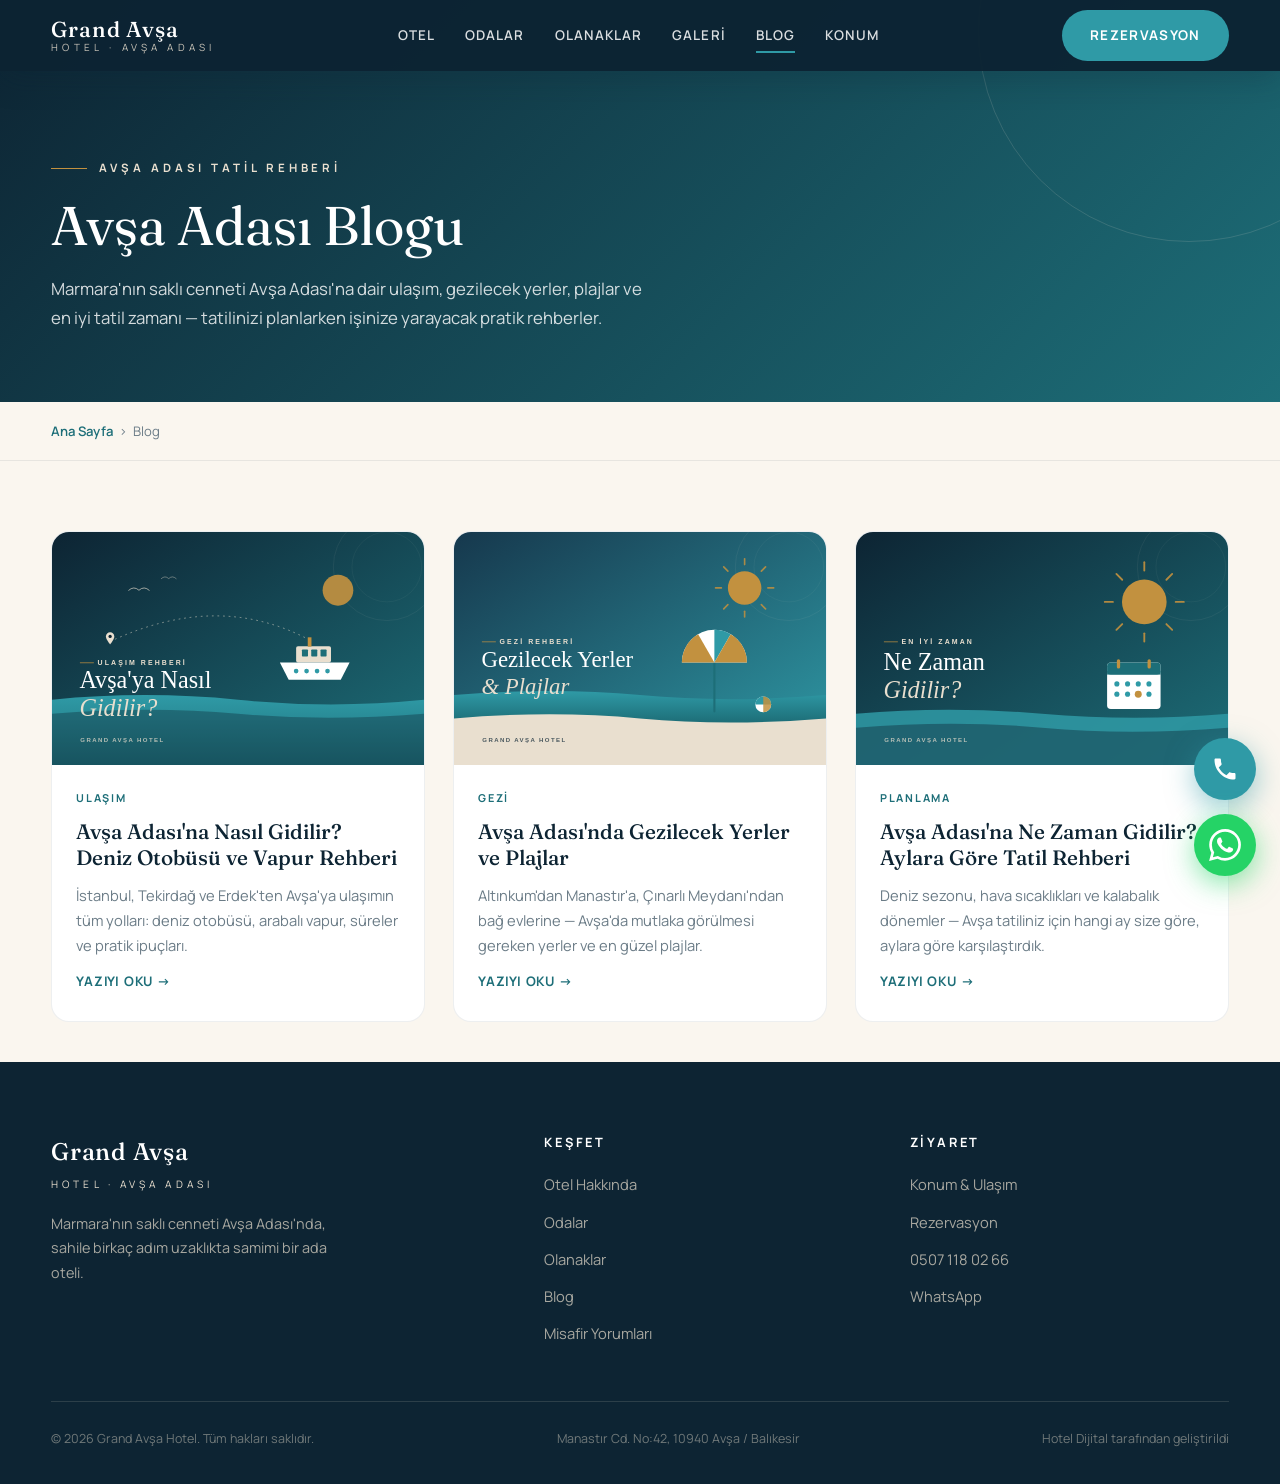
<file: blog/index.html>
<!DOCTYPE html>
<html lang="tr">
<head>
<meta charset="UTF-8">
<meta name="viewport" content="width=device-width, initial-scale=1.0">
<link rel="icon" href="/favicon.ico" sizes="32x32">
<link rel="icon" href="/favicon.svg" type="image/svg+xml">
<link rel="apple-touch-icon" href="/apple-touch-icon.png">
<link rel="manifest" href="/site.webmanifest">
<meta name="theme-color" content="#0d2433">
<!-- Meta Pixel -->
<script>
!function(f,b,e,v,n,t,s){if(f.fbq)return;n=f.fbq=function(){n.callMethod?
n.callMethod.apply(n,arguments):n.queue.push(arguments)};if(!f._fbq)f._fbq=n;
n.push=n;n.loaded=!0;n.version='2.0';n.queue=[];t=b.createElement(e);t.async=!0;
t.src=v;s=b.getElementsByTagName(e)[0];s.parentNode.insertBefore(t,s)}(window,
document,'script','https://connect.facebook.net/en_US/fbevents.js');
fbq('init','3091009471097173');
fbq('track','PageView');
</script>
<noscript><img height="1" width="1" style="display:none" alt=""
src="https://www.facebook.com/tr?id=3091009471097173&ev=PageView&noscript=1"/></noscript>
<!-- End Meta Pixel -->
<!-- Google tag (gtag.js) -->
<script async src="https://www.googletagmanager.com/gtag/js?id=AW-18241101971"></script>
<script>
  window.dataLayer = window.dataLayer || [];
  function gtag(){dataLayer.push(arguments);}
  gtag('js', new Date());
  gtag('config', 'AW-18241101971');
</script>
<!-- End Google tag -->
<title>Avşa Adası Tatil Blogu | Grand Avşa Hotel</title>
<meta name="description" content="Avşa Adası'na nasıl gidilir, gezilecek yerler ve plajlar, en iyi tatil zamanı — Grand Avşa Hotel'in Avşa tatil rehberi ve blog yazıları.">
<link rel="canonical" href="https://grandavsabeachotel.com/blog/">
<meta property="og:type" content="website">
<meta property="og:title" content="Avşa Adası Tatil Blogu | Grand Avşa Hotel">
<meta property="og:description" content="Avşa Adası tatil rehberi: ulaşım, gezilecek yerler, plajlar ve en iyi tatil zamanı.">
<meta property="og:url" content="https://grandavsabeachotel.com/blog/">
<meta property="og:image" content="https://grandavsabeachotel.com/assets/img/hotel-3.jpeg">
<meta property="og:site_name" content="Grand Avşa Hotel">
<meta property="og:locale" content="tr_TR">
<meta name="twitter:card" content="summary_large_image">
<meta name="twitter:title" content="Avşa Adası Tatil Blogu | Grand Avşa Hotel">
<meta name="twitter:description" content="Avşa Adası tatil rehberi: ulaşım, gezilecek yerler, plajlar ve en iyi tatil zamanı.">
<meta name="twitter:image" content="https://grandavsabeachotel.com/assets/img/hotel-3.jpeg">
<link rel="preconnect" href="https://fonts.googleapis.com">
<link rel="preconnect" href="https://fonts.gstatic.com" crossorigin>
<link href="https://fonts.googleapis.com/css2?family=Fraunces:ital,opsz,wght@0,9..144,300;0,9..144,400;0,9..144,500;0,9..144,600;1,9..144,400&family=Manrope:wght@400;500;600;700&display=swap" rel="stylesheet">
<link rel="stylesheet" href="/assets/css/blog.css">
<script type="application/ld+json">
{
  "@context": "https://schema.org",
  "@graph": [
    {
      "@type": "Blog",
      "@id": "https://grandavsabeachotel.com/blog/#blog",
      "name": "Avşa Adası Tatil Blogu",
      "description": "Avşa Adası tatil rehberi: ulaşım, gezilecek yerler, plajlar ve en iyi tatil zamanı.",
      "url": "https://grandavsabeachotel.com/blog/",
      "inLanguage": "tr-TR",
      "publisher": {
        "@type": "Hotel",
        "name": "Grand Avşa Hotel",
        "url": "https://grandavsabeachotel.com/"
      },
      "blogPost": [
        { "@type": "BlogPosting", "headline": "Avşa Adası'na Nasıl Gidilir? Deniz Otobüsü ve Vapur Rehberi", "url": "https://grandavsabeachotel.com/blog/avsa-adasina-nasil-gidilir/" },
        { "@type": "BlogPosting", "headline": "Avşa Adası'nda Gezilecek Yerler ve Plajlar", "url": "https://grandavsabeachotel.com/blog/avsa-adasi-gezilecek-yerler-plajlar/" },
        { "@type": "BlogPosting", "headline": "Avşa Adası'na Ne Zaman Gidilir? Aylara Göre Tatil Rehberi", "url": "https://grandavsabeachotel.com/blog/avsa-adasina-ne-zaman-gidilir/" }
      ]
    },
    {
      "@type": "BreadcrumbList",
      "itemListElement": [
        { "@type": "ListItem", "position": 1, "name": "Ana Sayfa", "item": "https://grandavsabeachotel.com/" },
        { "@type": "ListItem", "position": 2, "name": "Blog", "item": "https://grandavsabeachotel.com/blog/" }
      ]
    }
  ]
}
</script>
</head>
<body>

<header class="site-header solid" id="siteHeader">
  <div class="container nav">
    <a class="brand" href="/">
      <strong>Grand Avşa</strong>
      <span>Hotel · Avşa Adası</span>
    </a>
    <nav class="nav-links" id="navLinks">
      <a href="/#otel">Otel</a>
      <a href="/#odalar">Odalar</a>
      <a href="/#olanaklar">Olanaklar</a>
      <a href="/#galeri">Galeri</a>
      <a href="/blog/" class="active">Blog</a>
      <a href="/#konum">Konum</a>
    </nav>
    <a class="btn btn-primary" href="/#rezervasyon">Rezervasyon</a>
    <button class="nav-toggle" id="navToggle" aria-label="Menü">
      <span></span><span></span><span></span>
    </button>
  </div>
</header>

<section class="blog-hero">
  <div class="container">
    <span class="blog-kicker">Avşa Adası Tatil Rehberi</span>
    <h1>Avşa Adası Blogu</h1>
    <p>Marmara'nın saklı cenneti Avşa Adası'na dair ulaşım, gezilecek yerler, plajlar ve en iyi tatil zamanı — tatilinizi planlarken işinize yarayacak pratik rehberler.</p>
  </div>
</section>

<div class="crumb">
  <div class="container">
    <a href="/">Ana Sayfa</a> &nbsp;›&nbsp; <span>Blog</span>
  </div>
</div>

<section class="blog-list">
  <div class="container">
    <div class="post-grid">

      <article class="post-card">
        <a href="/blog/avsa-adasina-nasil-gidilir/" class="post-media">
          <img src="/assets/img/blog/ulasim.svg" alt="Avşa Adası'na deniz otobüsü ve vapurla ulaşım" width="600" height="375" loading="lazy">
        </a>
        <div class="post-body">
          <span class="post-tag">Ulaşım</span>
          <h2><a href="/blog/avsa-adasina-nasil-gidilir/">Avşa Adası'na Nasıl Gidilir? Deniz Otobüsü ve Vapur Rehberi</a></h2>
          <p>İstanbul, Tekirdağ ve Erdek'ten Avşa'ya ulaşımın tüm yolları: deniz otobüsü, arabalı vapur, süreler ve pratik ipuçları.</p>
          <a class="post-more" href="/blog/avsa-adasina-nasil-gidilir/">Yazıyı oku →</a>
        </div>
      </article>

      <article class="post-card">
        <a href="/blog/avsa-adasi-gezilecek-yerler-plajlar/" class="post-media">
          <img src="/assets/img/blog/gezi.svg" alt="Avşa Adası plajları ve gezilecek yerler" width="600" height="375" loading="lazy">
        </a>
        <div class="post-body">
          <span class="post-tag">Gezi</span>
          <h2><a href="/blog/avsa-adasi-gezilecek-yerler-plajlar/">Avşa Adası'nda Gezilecek Yerler ve Plajlar</a></h2>
          <p>Altınkum'dan Manastır'a, Çınarlı Meydanı'ndan bağ evlerine — Avşa'da mutlaka görülmesi gereken yerler ve en güzel plajlar.</p>
          <a class="post-more" href="/blog/avsa-adasi-gezilecek-yerler-plajlar/">Yazıyı oku →</a>
        </div>
      </article>

      <article class="post-card">
        <a href="/blog/avsa-adasina-ne-zaman-gidilir/" class="post-media">
          <img src="/assets/img/blog/nezaman.svg" alt="Avşa Adası'nda tatil için en iyi zaman" width="600" height="375" loading="lazy">
        </a>
        <div class="post-body">
          <span class="post-tag">Planlama</span>
          <h2><a href="/blog/avsa-adasina-ne-zaman-gidilir/">Avşa Adası'na Ne Zaman Gidilir? Aylara Göre Tatil Rehberi</a></h2>
          <p>Deniz sezonu, hava sıcaklıkları ve kalabalık dönemler — Avşa tatiliniz için hangi ay size göre, aylara göre karşılaştırdık.</p>
          <a class="post-more" href="/blog/avsa-adasina-ne-zaman-gidilir/">Yazıyı oku →</a>
        </div>
      </article>

    </div>
  </div>
</section>

<footer>
  <div class="container">
    <div class="footer-grid">
      <div class="footer-brand">
        <strong>Grand Avşa</strong>
        <span>Hotel · Avşa Adası</span>
        <p>Marmara'nın saklı cenneti Avşa Adası'nda, sahile birkaç adım uzaklıkta samimi bir ada oteli.</p>
      </div>
      <div>
        <h4>Keşfet</h4>
        <ul class="footer-links">
          <li><a href="/#otel">Otel Hakkında</a></li>
          <li><a href="/#odalar">Odalar</a></li>
          <li><a href="/#olanaklar">Olanaklar</a></li>
          <li><a href="/blog/">Blog</a></li>
          <li><a href="/#yorumlar">Misafir Yorumları</a></li>
        </ul>
      </div>
      <div>
        <h4>Ziyaret</h4>
        <ul class="footer-links">
          <li><a href="/#konum">Konum &amp; Ulaşım</a></li>
          <li><a href="/#rezervasyon">Rezervasyon</a></li>
          <li><a href="tel:+905071180266">0507 118 02 66</a></li>
          <li><a href="https://wa.me/905071180266" target="_blank" rel="noopener">WhatsApp</a></li>
        </ul>
      </div>
    </div>
    <div class="footer-bottom">
      <span>© 2026 Grand Avşa Hotel. Tüm hakları saklıdır.</span>
      <span>Manastır Cd. No:42, 10940 Avşa / Balıkesir</span>
      <a class="footer-credit" href="https://www.hoteldijital.com/" target="_blank" rel="sponsored noopener noreferrer">Hotel Dijital tarafından geliştirildi</a>
    </div>
  </div>
</footer>

<div class="float-actions">
  <a class="call-float" href="tel:+905071180266" aria-label="Telefonla arayın">
    <svg viewBox="0 0 24 24" fill="currentColor"><path d="M6.62 10.79c1.44 2.83 3.76 5.14 6.59 6.59l2.2-2.2c.27-.27.67-.36 1.02-.24 1.12.37 2.33.57 3.57.57.55 0 1 .45 1 1V20c0 .55-.45 1-1 1-9.39 0-17-7.61-17-17 0-.55.45-1 1-1h3.5c.55 0 1 .45 1 1 0 1.25.2 2.45.57 3.57.11.35.03.74-.25 1.02l-2.2 2.2z"/></svg>
  </a>
  <a class="wa-float" href="https://wa.me/905071180266" target="_blank" rel="noopener" aria-label="WhatsApp ile iletişime geçin">
    <svg viewBox="0 0 24 24" fill="currentColor"><path d="M17.472 14.382c-.297-.149-1.758-.867-2.03-.967-.273-.099-.471-.148-.67.15-.197.297-.767.966-.94 1.164-.173.199-.347.223-.644.075-.297-.15-1.255-.463-2.39-1.475-.883-.788-1.48-1.761-1.653-2.059-.173-.297-.018-.458.13-.606.134-.133.298-.347.446-.52.149-.174.198-.298.298-.497.099-.198.05-.371-.025-.52-.075-.149-.669-1.612-.916-2.207-.242-.579-.487-.5-.669-.51-.173-.008-.371-.01-.57-.01-.198 0-.52.074-.792.372-.272.297-1.04 1.016-1.04 2.479 0 1.462 1.065 2.875 1.213 3.074.149.198 2.096 3.2 5.077 4.487.709.306 1.262.489 1.694.625.712.227 1.36.195 1.871.118.571-.085 1.758-.719 2.006-1.413.248-.694.248-1.289.173-1.413-.074-.124-.272-.198-.57-.347m-5.421 7.403h-.004a9.87 9.87 0 0 1-5.031-1.378l-.361-.214-3.741.982.998-3.648-.235-.374a9.86 9.86 0 0 1-1.51-5.26c.001-5.45 4.436-9.884 9.888-9.884 2.64 0 5.122 1.03 6.988 2.898a9.825 9.825 0 0 1 2.893 6.994c-.003 5.45-4.437 9.884-9.885 9.884m8.413-18.297A11.815 11.815 0 0 0 12.05 0C5.495 0 .16 5.335.157 11.892c0 2.096.547 4.142 1.588 5.945L.057 24l6.305-1.654a11.882 11.882 0 0 0 5.683 1.448h.005c6.554 0 11.89-5.335 11.893-11.893a11.821 11.821 0 0 0-3.48-8.413z"/></svg>
  </a>
</div>

<script>
  const navToggle = document.getElementById('navToggle');
  const navLinks = document.getElementById('navLinks');
  navToggle.addEventListener('click', () => navLinks.classList.toggle('open'));
  navLinks.querySelectorAll('a').forEach(a => a.addEventListener('click', () => navLinks.classList.remove('open')));
  document.querySelectorAll('a[href*="wa.me"], a[href^="tel:"]').forEach(a =>
    a.addEventListener('click', () => {
      const method = a.getAttribute('href').indexOf('wa.me') !== -1 ? 'WhatsApp' : 'Telefon';
      if (window.fbq) fbq('track', 'Contact', { content_name: method, content_category: 'Grand Avşa Hotel' });
    }));
</script>
</body>
</html>
</file>
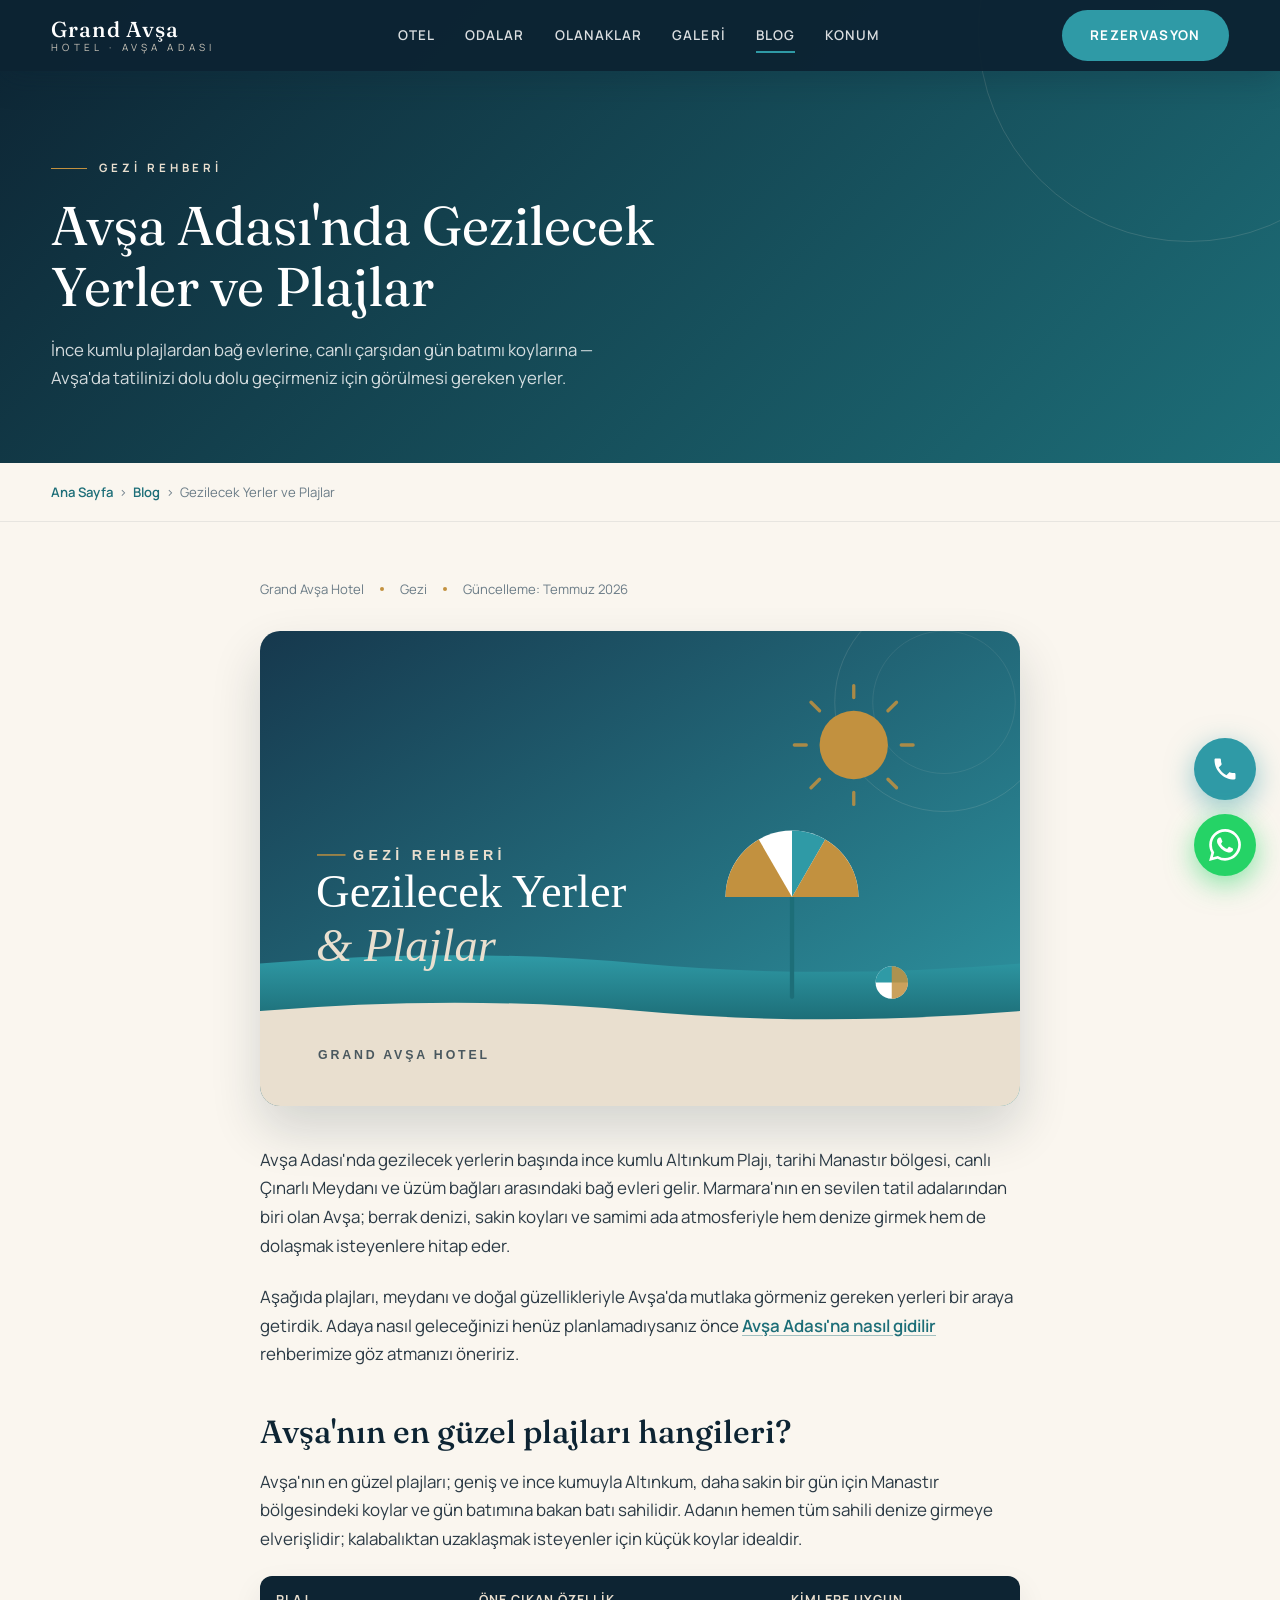
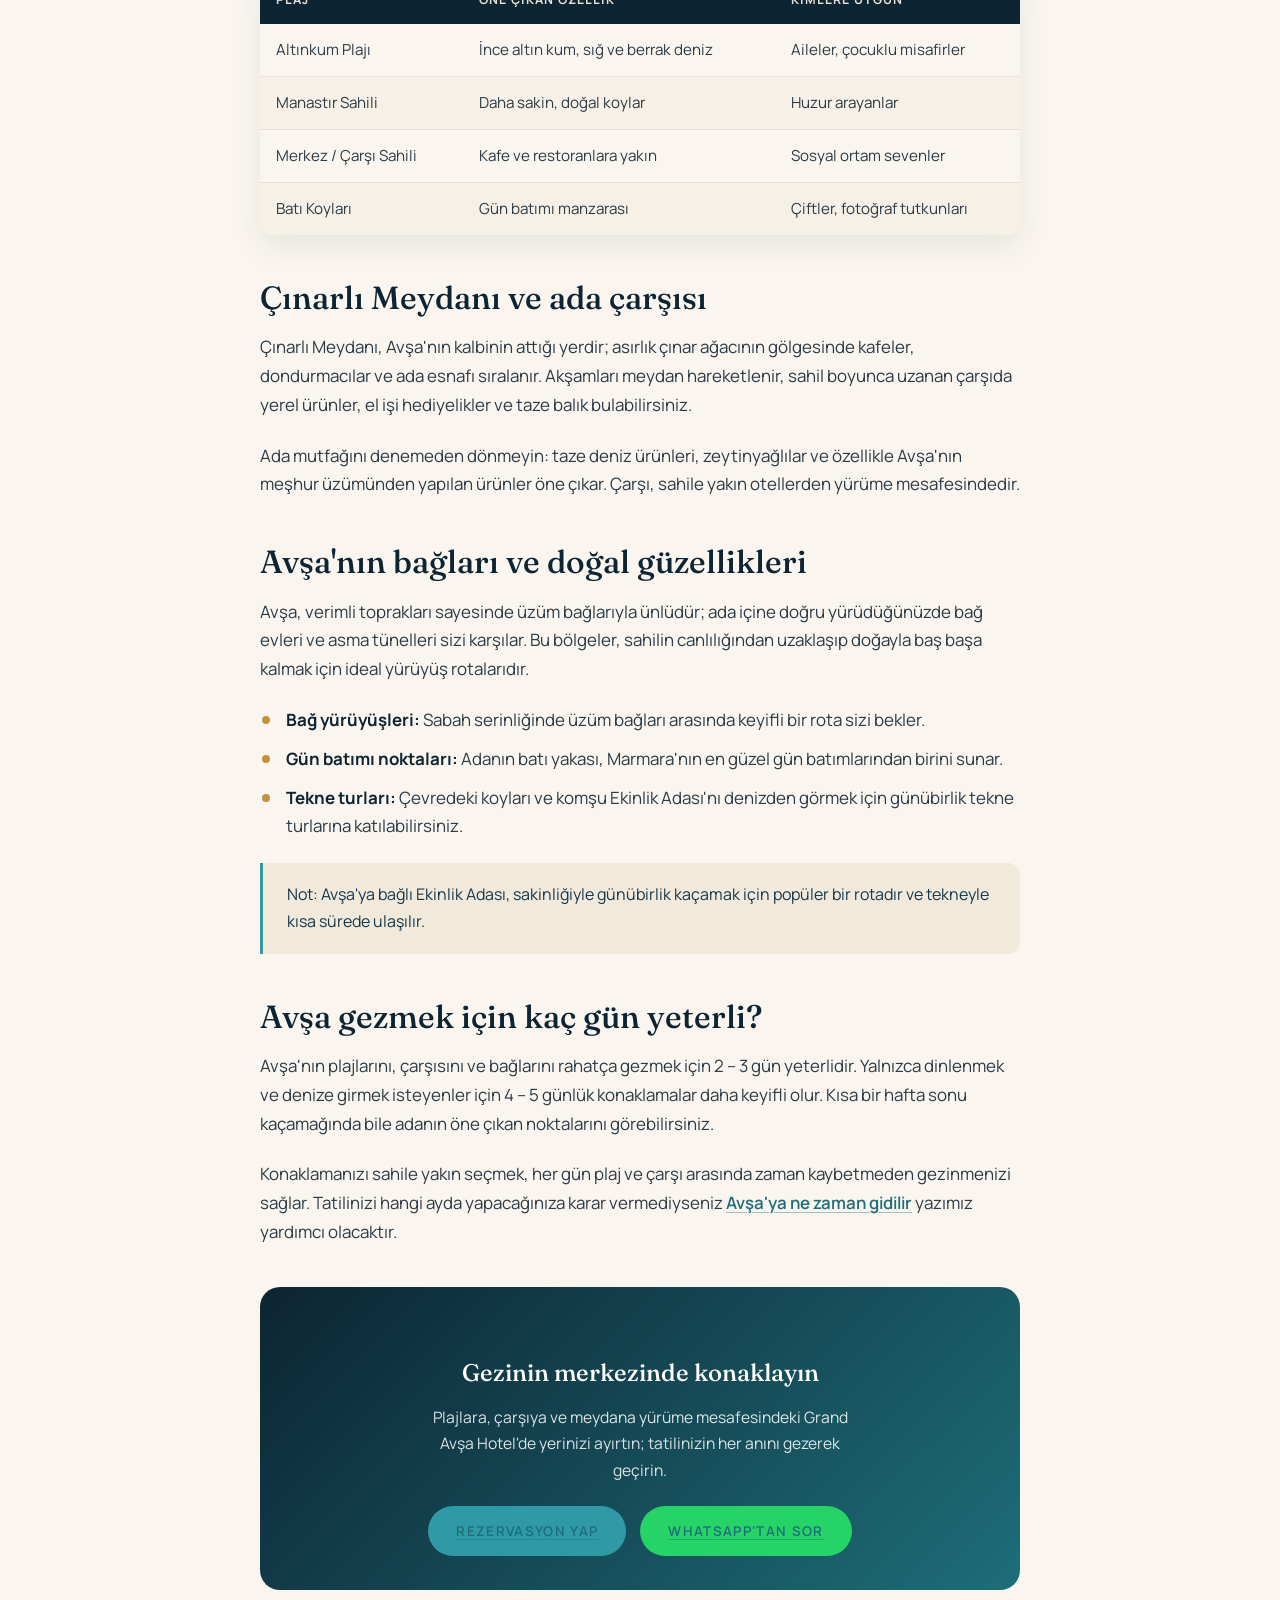
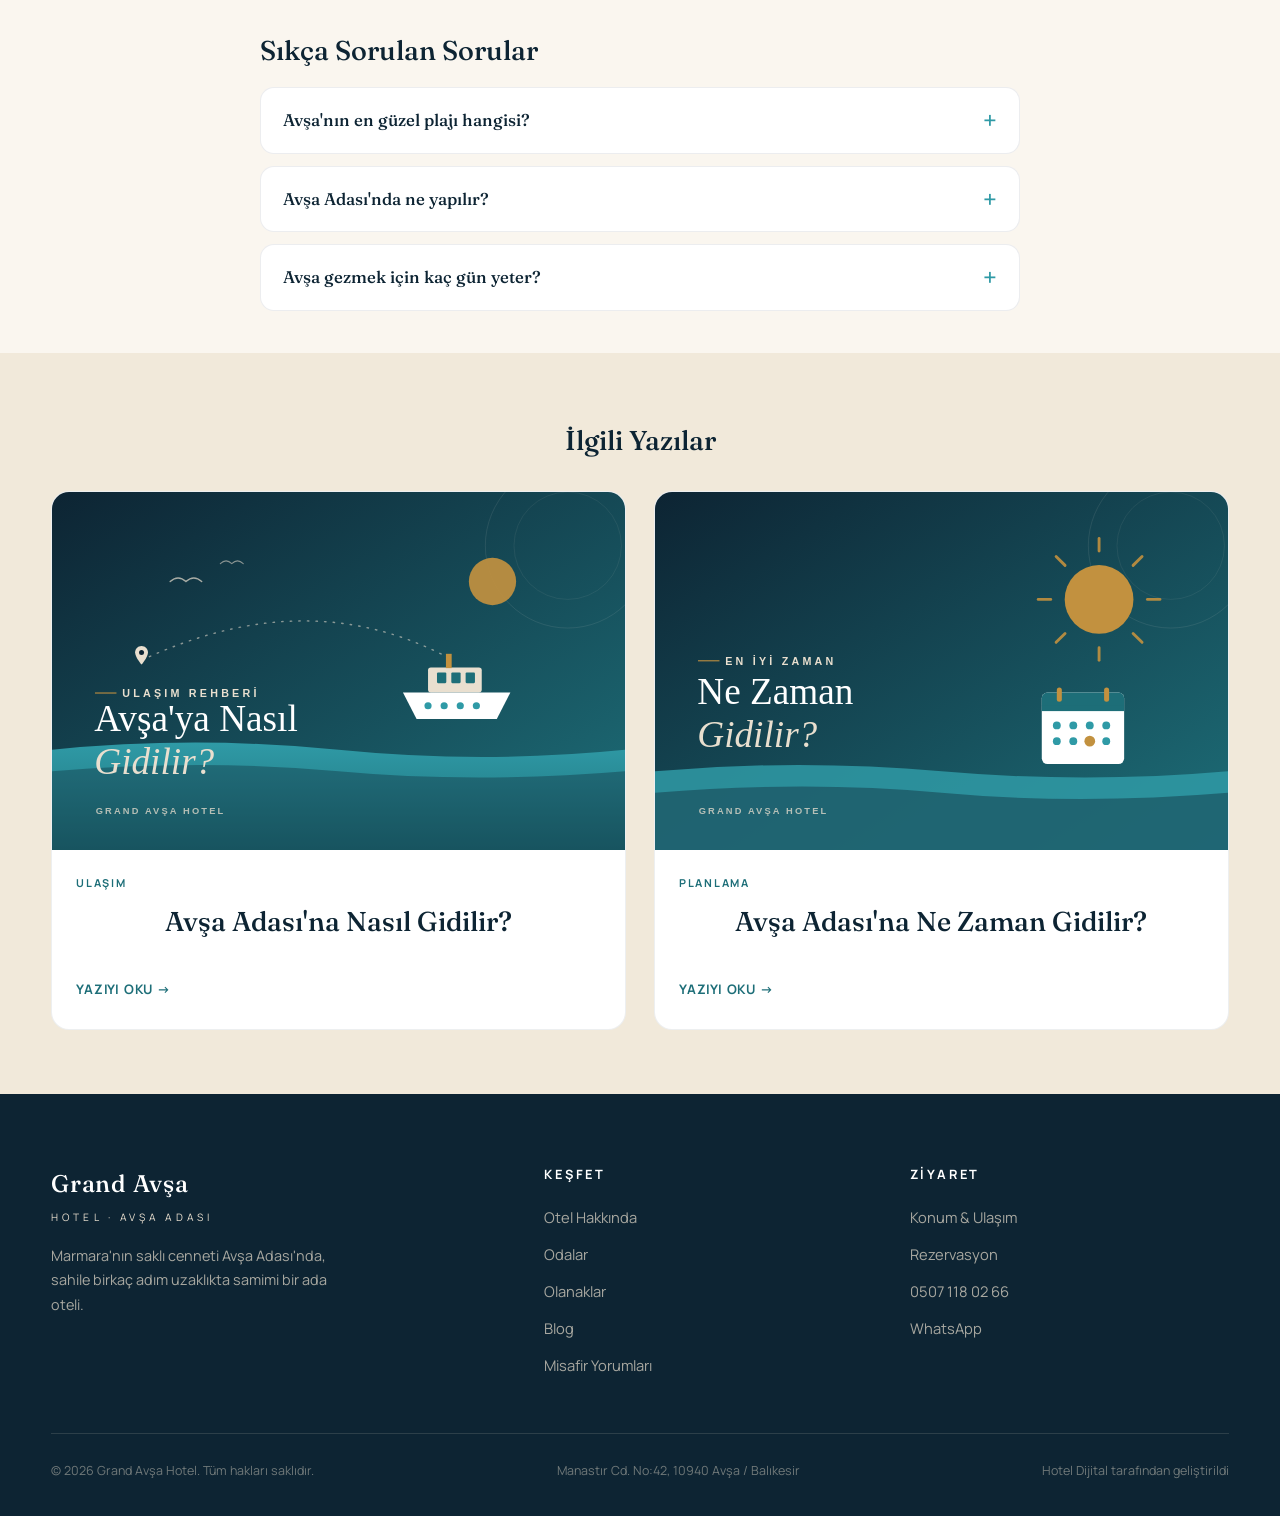
<file: blog/avsa-adasi-gezilecek-yerler-plajlar/index.html>
<!DOCTYPE html>
<html lang="tr">
<head>
<meta charset="UTF-8">
<meta name="viewport" content="width=device-width, initial-scale=1.0">
<link rel="icon" href="/favicon.ico" sizes="32x32">
<link rel="icon" href="/favicon.svg" type="image/svg+xml">
<link rel="apple-touch-icon" href="/apple-touch-icon.png">
<link rel="manifest" href="/site.webmanifest">
<meta name="theme-color" content="#0d2433">
<!-- Meta Pixel -->
<script>
!function(f,b,e,v,n,t,s){if(f.fbq)return;n=f.fbq=function(){n.callMethod?
n.callMethod.apply(n,arguments):n.queue.push(arguments)};if(!f._fbq)f._fbq=n;
n.push=n;n.loaded=!0;n.version='2.0';n.queue=[];t=b.createElement(e);t.async=!0;
t.src=v;s=b.getElementsByTagName(e)[0];s.parentNode.insertBefore(t,s)}(window,
document,'script','https://connect.facebook.net/en_US/fbevents.js');
fbq('init','3091009471097173');
fbq('track','PageView');
</script>
<noscript><img height="1" width="1" style="display:none" alt=""
src="https://www.facebook.com/tr?id=3091009471097173&ev=PageView&noscript=1"/></noscript>
<!-- End Meta Pixel -->
<!-- Google tag (gtag.js) -->
<script async src="https://www.googletagmanager.com/gtag/js?id=AW-18241101971"></script>
<script>
  window.dataLayer = window.dataLayer || [];
  function gtag(){dataLayer.push(arguments);}
  gtag('js', new Date());
  gtag('config', 'AW-18241101971');
</script>
<!-- End Google tag -->
<title>Avşa Adası'nda Gezilecek Yerler ve Plajlar (2026 Rehberi)</title>
<meta name="description" content="Avşa Adası'nda gezilecek yerler ve en güzel plajlar: Altınkum, Manastır Plajı, Çınarlı Meydanı, bağ evleri ve gün batımı noktaları. Grand Avşa Hotel rehberi.">
<link rel="canonical" href="https://grandavsabeachotel.com/blog/avsa-adasi-gezilecek-yerler-plajlar/">
<meta property="og:type" content="article">
<meta property="og:title" content="Avşa Adası'nda Gezilecek Yerler ve Plajlar (2026 Rehberi)">
<meta property="og:description" content="Altınkum'dan Manastır'a, Çınarlı Meydanı'ndan bağ evlerine — Avşa'da görülmesi gereken yerler ve en güzel plajlar.">
<meta property="og:url" content="https://grandavsabeachotel.com/blog/avsa-adasi-gezilecek-yerler-plajlar/">
<meta property="og:image" content="https://grandavsabeachotel.com/assets/img/hotel-3.jpeg">
<meta property="og:site_name" content="Grand Avşa Hotel">
<meta property="og:locale" content="tr_TR">
<meta name="twitter:card" content="summary_large_image">
<meta name="twitter:title" content="Avşa Adası'nda Gezilecek Yerler ve Plajlar (2026 Rehberi)">
<meta name="twitter:description" content="Altınkum'dan Manastır'a, Çınarlı Meydanı'ndan bağ evlerine — Avşa'da görülmesi gereken yerler ve en güzel plajlar.">
<meta name="twitter:image" content="https://grandavsabeachotel.com/assets/img/hotel-3.jpeg">
<link rel="preconnect" href="https://fonts.googleapis.com">
<link rel="preconnect" href="https://fonts.gstatic.com" crossorigin>
<link href="https://fonts.googleapis.com/css2?family=Fraunces:ital,opsz,wght@0,9..144,300;0,9..144,400;0,9..144,500;0,9..144,600;1,9..144,400&family=Manrope:wght@400;500;600;700&display=swap" rel="stylesheet">
<link rel="stylesheet" href="/assets/css/blog.css">
<script type="application/ld+json">
{
  "@context": "https://schema.org",
  "@graph": [
    {
      "@type": "BlogPosting",
      "@id": "https://grandavsabeachotel.com/blog/avsa-adasi-gezilecek-yerler-plajlar/#article",
      "headline": "Avşa Adası'nda Gezilecek Yerler ve Plajlar (2026 Rehberi)",
      "description": "Avşa Adası'nda gezilecek yerler ve en güzel plajlar: Altınkum, Manastır Plajı, Çınarlı Meydanı, bağ evleri ve gün batımı noktaları.",
      "image": "https://grandavsabeachotel.com/assets/img/hotel-3.jpeg",
      "inLanguage": "tr-TR",
      "datePublished": "2026-07-01",
      "dateModified": "2026-07-01",
      "author": { "@type": "Organization", "name": "Grand Avşa Hotel", "url": "https://grandavsabeachotel.com/" },
      "publisher": {
        "@type": "Organization",
        "name": "Grand Avşa Hotel",
        "logo": { "@type": "ImageObject", "url": "https://grandavsabeachotel.com/favicon-512.png" }
      },
      "mainEntityOfPage": { "@type": "WebPage", "@id": "https://grandavsabeachotel.com/blog/avsa-adasi-gezilecek-yerler-plajlar/" }
    },
    {
      "@type": "BreadcrumbList",
      "itemListElement": [
        { "@type": "ListItem", "position": 1, "name": "Ana Sayfa", "item": "https://grandavsabeachotel.com/" },
        { "@type": "ListItem", "position": 2, "name": "Blog", "item": "https://grandavsabeachotel.com/blog/" },
        { "@type": "ListItem", "position": 3, "name": "Gezilecek Yerler ve Plajlar", "item": "https://grandavsabeachotel.com/blog/avsa-adasi-gezilecek-yerler-plajlar/" }
      ]
    },
    {
      "@type": "FAQPage",
      "mainEntity": [
        { "@type": "Question", "name": "Avşa'nın en güzel plajı hangisi?", "acceptedAnswer": { "@type": "Answer", "text": "Avşa'nın en bilinen plajı, ince kumu ve sığ deniziyle Altınkum Plajı'dır. Daha sakin bir gün için Manastır bölgesindeki plajlar ve adanın batı koyları tercih edilir." } },
        { "@type": "Question", "name": "Avşa Adası'nda ne yapılır?", "acceptedAnswer": { "@type": "Answer", "text": "Plajlarda denize girmek, Çınarlı Meydanı'nda ada esnafını gezmek, bağ evleri ve üzüm bağları arasında yürümek, tekne turuna katılmak ve gün batımını sahilde izlemek Avşa'nın öne çıkan aktiviteleridir." } },
        { "@type": "Question", "name": "Avşa gezmek için kaç gün yeter?", "acceptedAnswer": { "@type": "Answer", "text": "Adanın plajlarını ve çarşısını rahatça gezmek için 2 – 3 gün idealdir. Dinlenme odaklı bir tatil için 4 – 5 günlük konaklamalar da tercih edilir." } }
      ]
    }
  ]
}
</script>
</head>
<body>

<header class="site-header solid" id="siteHeader">
  <div class="container nav">
    <a class="brand" href="/"><strong>Grand Avşa</strong><span>Hotel · Avşa Adası</span></a>
    <nav class="nav-links" id="navLinks">
      <a href="/#otel">Otel</a>
      <a href="/#odalar">Odalar</a>
      <a href="/#olanaklar">Olanaklar</a>
      <a href="/#galeri">Galeri</a>
      <a href="/blog/" class="active">Blog</a>
      <a href="/#konum">Konum</a>
    </nav>
    <a class="btn btn-primary" href="/#rezervasyon">Rezervasyon</a>
    <button class="nav-toggle" id="navToggle" aria-label="Menü"><span></span><span></span><span></span></button>
  </div>
</header>

<section class="blog-hero">
  <div class="container">
    <span class="blog-kicker">Gezi Rehberi</span>
    <h1>Avşa Adası'nda Gezilecek Yerler ve Plajlar</h1>
    <p>İnce kumlu plajlardan bağ evlerine, canlı çarşıdan gün batımı koylarına — Avşa'da tatilinizi dolu dolu geçirmeniz için görülmesi gereken yerler.</p>
  </div>
</section>

<div class="crumb">
  <div class="container">
    <a href="/">Ana Sayfa</a> &nbsp;›&nbsp; <a href="/blog/">Blog</a> &nbsp;›&nbsp; <span>Gezilecek Yerler ve Plajlar</span>
  </div>
</div>

<article class="article">
  <div class="article-wrap">
    <div class="article-meta">
      <span>Grand Avşa Hotel</span><span class="dot"></span>
      <span>Gezi</span><span class="dot"></span>
      <span>Güncelleme: Temmuz 2026</span>
    </div>
    <div class="article-cover">
      <img src="/assets/img/blog/gezi.svg" alt="Avşa Adası plajları ve gezilecek yerler" width="1600" height="1000">
    </div>

    <div class="article-body">
      <p>Avşa Adası'nda gezilecek yerlerin başında ince kumlu Altınkum Plajı, tarihi Manastır bölgesi, canlı Çınarlı Meydanı ve üzüm bağları arasındaki bağ evleri gelir. Marmara'nın en sevilen tatil adalarından biri olan Avşa; berrak denizi, sakin koyları ve samimi ada atmosferiyle hem denize girmek hem de dolaşmak isteyenlere hitap eder.</p>

      <p>Aşağıda plajları, meydanı ve doğal güzellikleriyle Avşa'da mutlaka görmeniz gereken yerleri bir araya getirdik. Adaya nasıl geleceğinizi henüz planlamadıysanız önce <a href="/blog/avsa-adasina-nasil-gidilir/">Avşa Adası'na nasıl gidilir</a> rehberimize göz atmanızı öneririz.</p>

      <h2>Avşa'nın en güzel plajları hangileri?</h2>
      <p>Avşa'nın en güzel plajları; geniş ve ince kumuyla Altınkum, daha sakin bir gün için Manastır bölgesindeki koylar ve gün batımına bakan batı sahilidir. Adanın hemen tüm sahili denize girmeye elverişlidir; kalabalıktan uzaklaşmak isteyenler için küçük koylar idealdir.</p>

      <table>
        <thead>
          <tr><th>Plaj</th><th>Öne Çıkan Özellik</th><th>Kimlere Uygun</th></tr>
        </thead>
        <tbody>
          <tr><td>Altınkum Plajı</td><td>İnce altın kum, sığ ve berrak deniz</td><td>Aileler, çocuklu misafirler</td></tr>
          <tr><td>Manastır Sahili</td><td>Daha sakin, doğal koylar</td><td>Huzur arayanlar</td></tr>
          <tr><td>Merkez / Çarşı Sahili</td><td>Kafe ve restoranlara yakın</td><td>Sosyal ortam sevenler</td></tr>
          <tr><td>Batı Koyları</td><td>Gün batımı manzarası</td><td>Çiftler, fotoğraf tutkunları</td></tr>
        </tbody>
      </table>

      <h2>Çınarlı Meydanı ve ada çarşısı</h2>
      <p>Çınarlı Meydanı, Avşa'nın kalbinin attığı yerdir; asırlık çınar ağacının gölgesinde kafeler, dondurmacılar ve ada esnafı sıralanır. Akşamları meydan hareketlenir, sahil boyunca uzanan çarşıda yerel ürünler, el işi hediyelikler ve taze balık bulabilirsiniz.</p>
      <p>Ada mutfağını denemeden dönmeyin: taze deniz ürünleri, zeytinyağlılar ve özellikle Avşa'nın meşhur üzümünden yapılan ürünler öne çıkar. Çarşı, sahile yakın otellerden yürüme mesafesindedir.</p>

      <h2>Avşa'nın bağları ve doğal güzellikleri</h2>
      <p>Avşa, verimli toprakları sayesinde üzüm bağlarıyla ünlüdür; ada içine doğru yürüdüğünüzde bağ evleri ve asma tünelleri sizi karşılar. Bu bölgeler, sahilin canlılığından uzaklaşıp doğayla baş başa kalmak için ideal yürüyüş rotalarıdır.</p>
      <ul class="bullets">
        <li><strong>Bağ yürüyüşleri:</strong> Sabah serinliğinde üzüm bağları arasında keyifli bir rota sizi bekler.</li>
        <li><strong>Gün batımı noktaları:</strong> Adanın batı yakası, Marmara'nın en güzel gün batımlarından birini sunar.</li>
        <li><strong>Tekne turları:</strong> Çevredeki koyları ve komşu Ekinlik Adası'nı denizden görmek için günübirlik tekne turlarına katılabilirsiniz.</li>
      </ul>

      <blockquote>Not: Avşa'ya bağlı Ekinlik Adası, sakinliğiyle günübirlik kaçamak için popüler bir rotadır ve tekneyle kısa sürede ulaşılır.</blockquote>

      <h2>Avşa gezmek için kaç gün yeterli?</h2>
      <p>Avşa'nın plajlarını, çarşısını ve bağlarını rahatça gezmek için 2 – 3 gün yeterlidir. Yalnızca dinlenmek ve denize girmek isteyenler için 4 – 5 günlük konaklamalar daha keyifli olur. Kısa bir hafta sonu kaçamağında bile adanın öne çıkan noktalarını görebilirsiniz.</p>
      <p>Konaklamanızı sahile yakın seçmek, her gün plaj ve çarşı arasında zaman kaybetmeden gezinmenizi sağlar. Tatilinizi hangi ayda yapacağınıza karar vermediyseniz <a href="/blog/avsa-adasina-ne-zaman-gidilir/">Avşa'ya ne zaman gidilir</a> yazımız yardımcı olacaktır.</p>

      <div class="cta-box">
        <h3>Gezinin merkezinde konaklayın</h3>
        <p>Plajlara, çarşıya ve meydana yürüme mesafesindeki Grand Avşa Hotel'de yerinizi ayırtın; tatilinizin her anını gezerek geçirin.</p>
        <div class="cta-actions">
          <a class="btn btn-primary" href="/#rezervasyon">Rezervasyon Yap</a>
          <a class="btn btn-wa" href="https://wa.me/905071180266" target="_blank" rel="noopener">WhatsApp'tan Sor</a>
        </div>
      </div>

      <div class="article-faq">
        <h2>Sıkça Sorulan Sorular</h2>
        <details class="faq-item"><summary>Avşa'nın en güzel plajı hangisi?</summary><p>Avşa'nın en bilinen plajı, ince kumu ve sığ deniziyle Altınkum Plajı'dır. Daha sakin bir gün için Manastır bölgesindeki plajlar ve adanın batı koyları tercih edilir.</p></details>
        <details class="faq-item"><summary>Avşa Adası'nda ne yapılır?</summary><p>Plajlarda denize girmek, Çınarlı Meydanı'nda ada esnafını gezmek, bağ evleri ve üzüm bağları arasında yürümek, tekne turuna katılmak ve gün batımını sahilde izlemek Avşa'nın öne çıkan aktiviteleridir.</p></details>
        <details class="faq-item"><summary>Avşa gezmek için kaç gün yeter?</summary><p>Adanın plajlarını ve çarşısını rahatça gezmek için 2 – 3 gün idealdir. Dinlenme odaklı bir tatil için 4 – 5 günlük konaklamalar da tercih edilir.</p></details>
      </div>
    </div>
  </div>
</article>

<section class="related">
  <div class="container">
    <h2>İlgili Yazılar</h2>
    <div class="post-grid">
      <article class="post-card">
        <a href="/blog/avsa-adasina-nasil-gidilir/" class="post-media">
          <img src="/assets/img/blog/ulasim.svg" alt="Avşa Adası'na ulaşım" width="600" height="375" loading="lazy">
        </a>
        <div class="post-body">
          <span class="post-tag">Ulaşım</span>
          <h2><a href="/blog/avsa-adasina-nasil-gidilir/">Avşa Adası'na Nasıl Gidilir?</a></h2>
          <a class="post-more" href="/blog/avsa-adasina-nasil-gidilir/">Yazıyı oku →</a>
        </div>
      </article>
      <article class="post-card">
        <a href="/blog/avsa-adasina-ne-zaman-gidilir/" class="post-media">
          <img src="/assets/img/blog/nezaman.svg" alt="Avşa Adası'nda tatil için en iyi zaman" width="600" height="375" loading="lazy">
        </a>
        <div class="post-body">
          <span class="post-tag">Planlama</span>
          <h2><a href="/blog/avsa-adasina-ne-zaman-gidilir/">Avşa Adası'na Ne Zaman Gidilir?</a></h2>
          <a class="post-more" href="/blog/avsa-adasina-ne-zaman-gidilir/">Yazıyı oku →</a>
        </div>
      </article>
    </div>
  </div>
</section>

<footer>
  <div class="container">
    <div class="footer-grid">
      <div class="footer-brand">
        <strong>Grand Avşa</strong>
        <span>Hotel · Avşa Adası</span>
        <p>Marmara'nın saklı cenneti Avşa Adası'nda, sahile birkaç adım uzaklıkta samimi bir ada oteli.</p>
      </div>
      <div>
        <h4>Keşfet</h4>
        <ul class="footer-links">
          <li><a href="/#otel">Otel Hakkında</a></li>
          <li><a href="/#odalar">Odalar</a></li>
          <li><a href="/#olanaklar">Olanaklar</a></li>
          <li><a href="/blog/">Blog</a></li>
          <li><a href="/#yorumlar">Misafir Yorumları</a></li>
        </ul>
      </div>
      <div>
        <h4>Ziyaret</h4>
        <ul class="footer-links">
          <li><a href="/#konum">Konum &amp; Ulaşım</a></li>
          <li><a href="/#rezervasyon">Rezervasyon</a></li>
          <li><a href="tel:+905071180266">0507 118 02 66</a></li>
          <li><a href="https://wa.me/905071180266" target="_blank" rel="noopener">WhatsApp</a></li>
        </ul>
      </div>
    </div>
    <div class="footer-bottom">
      <span>© 2026 Grand Avşa Hotel. Tüm hakları saklıdır.</span>
      <span>Manastır Cd. No:42, 10940 Avşa / Balıkesir</span>
      <a class="footer-credit" href="https://www.hoteldijital.com/" target="_blank" rel="sponsored noopener noreferrer">Hotel Dijital tarafından geliştirildi</a>
    </div>
  </div>
</footer>

<div class="float-actions">
  <a class="call-float" href="tel:+905071180266" aria-label="Telefonla arayın">
    <svg viewBox="0 0 24 24" fill="currentColor"><path d="M6.62 10.79c1.44 2.83 3.76 5.14 6.59 6.59l2.2-2.2c.27-.27.67-.36 1.02-.24 1.12.37 2.33.57 3.57.57.55 0 1 .45 1 1V20c0 .55-.45 1-1 1-9.39 0-17-7.61-17-17 0-.55.45-1 1-1h3.5c.55 0 1 .45 1 1 0 1.25.2 2.45.57 3.57.11.35.03.74-.25 1.02l-2.2 2.2z"/></svg>
  </a>
  <a class="wa-float" href="https://wa.me/905071180266" target="_blank" rel="noopener" aria-label="WhatsApp ile iletişime geçin">
    <svg viewBox="0 0 24 24" fill="currentColor"><path d="M17.472 14.382c-.297-.149-1.758-.867-2.03-.967-.273-.099-.471-.148-.67.15-.197.297-.767.966-.94 1.164-.173.199-.347.223-.644.075-.297-.15-1.255-.463-2.39-1.475-.883-.788-1.48-1.761-1.653-2.059-.173-.297-.018-.458.13-.606.134-.133.298-.347.446-.52.149-.174.198-.298.298-.497.099-.198.05-.371-.025-.52-.075-.149-.669-1.612-.916-2.207-.242-.579-.487-.5-.669-.51-.173-.008-.371-.01-.57-.01-.198 0-.52.074-.792.372-.272.297-1.04 1.016-1.04 2.479 0 1.462 1.065 2.875 1.213 3.074.149.198 2.096 3.2 5.077 4.487.709.306 1.262.489 1.694.625.712.227 1.36.195 1.871.118.571-.085 1.758-.719 2.006-1.413.248-.694.248-1.289.173-1.413-.074-.124-.272-.198-.57-.347m-5.421 7.403h-.004a9.87 9.87 0 0 1-5.031-1.378l-.361-.214-3.741.982.998-3.648-.235-.374a9.86 9.86 0 0 1-1.51-5.26c.001-5.45 4.436-9.884 9.888-9.884 2.64 0 5.122 1.03 6.988 2.898a9.825 9.825 0 0 1 2.893 6.994c-.003 5.45-4.437 9.884-9.885 9.884m8.413-18.297A11.815 11.815 0 0 0 12.05 0C5.495 0 .16 5.335.157 11.892c0 2.096.547 4.142 1.588 5.945L.057 24l6.305-1.654a11.882 11.882 0 0 0 5.683 1.448h.005c6.554 0 11.89-5.335 11.893-11.893a11.821 11.821 0 0 0-3.48-8.413z"/></svg>
  </a>
</div>

<script>
  const navToggle = document.getElementById('navToggle');
  const navLinks = document.getElementById('navLinks');
  navToggle.addEventListener('click', () => navLinks.classList.toggle('open'));
  navLinks.querySelectorAll('a').forEach(a => a.addEventListener('click', () => navLinks.classList.remove('open')));
  document.querySelectorAll('a[href*="wa.me"], a[href^="tel:"]').forEach(a =>
    a.addEventListener('click', () => {
      const method = a.getAttribute('href').indexOf('wa.me') !== -1 ? 'WhatsApp' : 'Telefon';
      if (window.fbq) fbq('track', 'Contact', { content_name: method, content_category: 'Grand Avşa Hotel' });
    }));
</script>
</body>
</html>
</file>
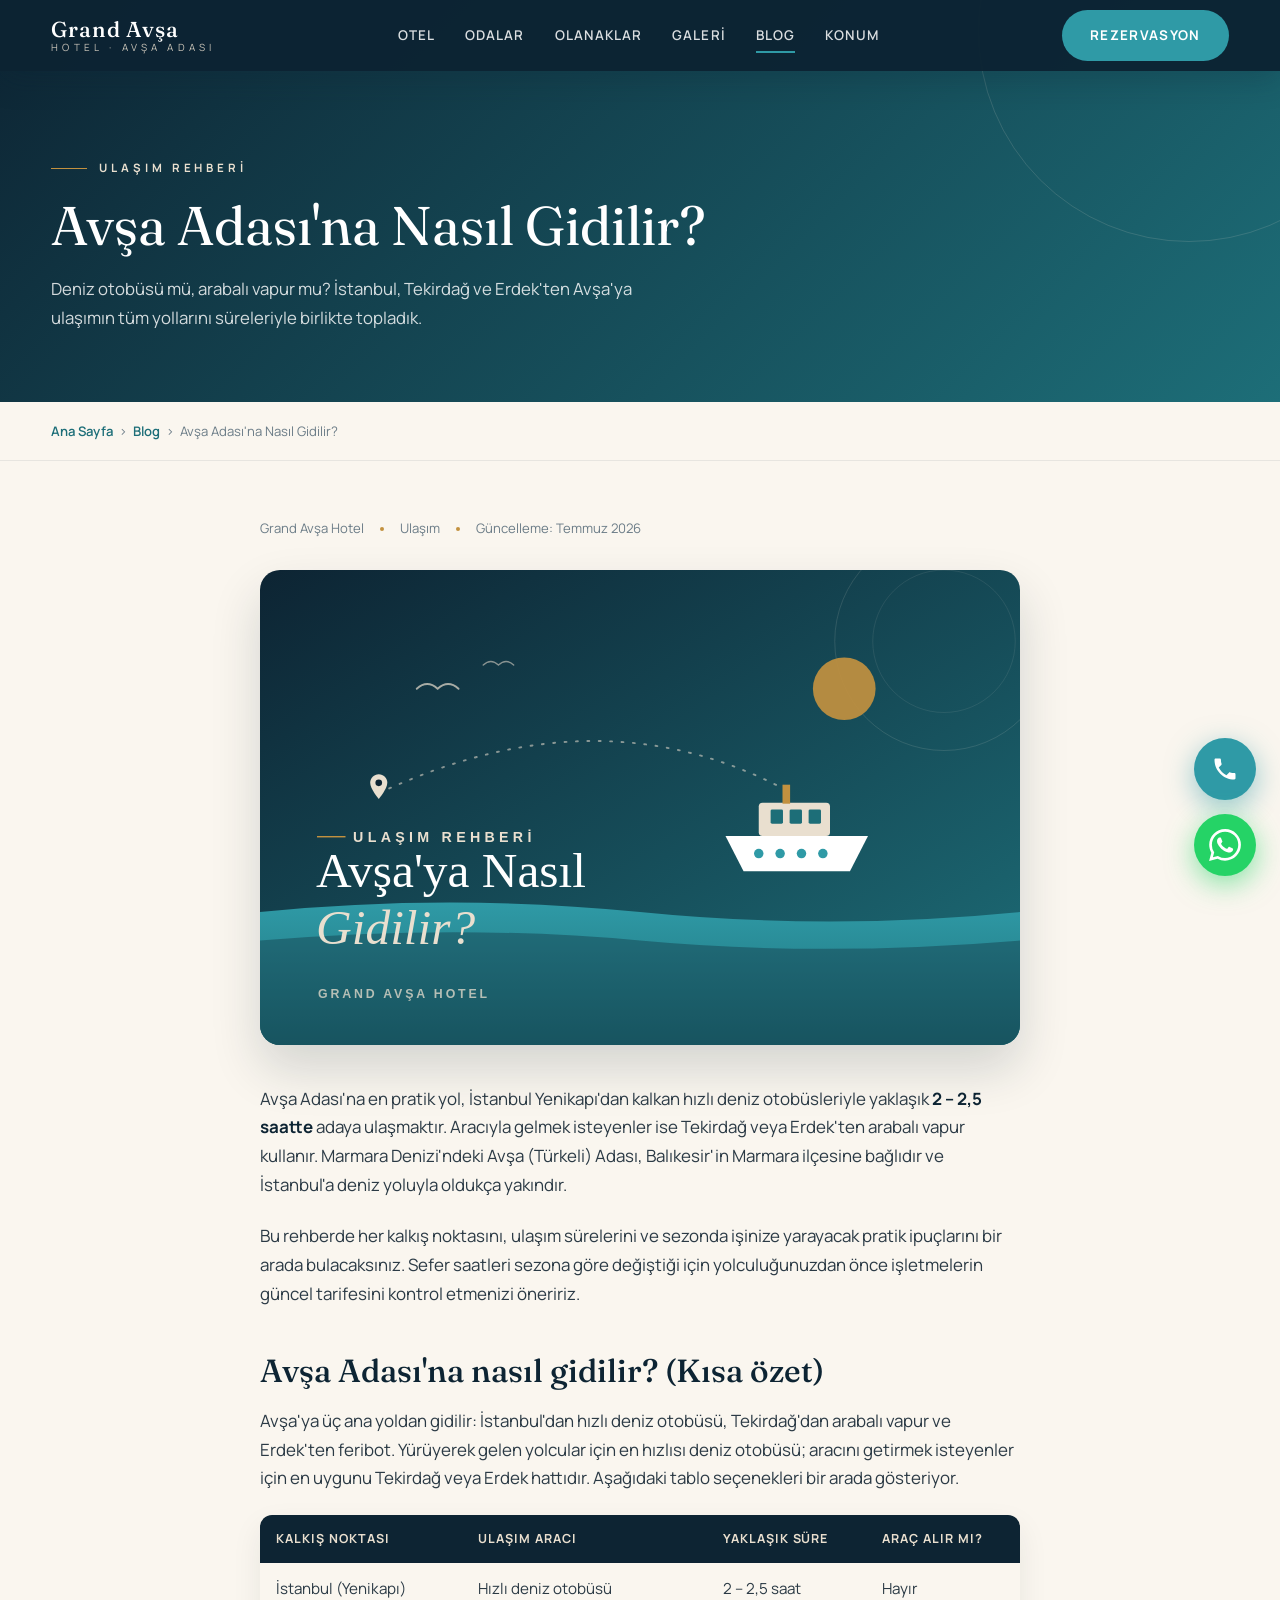
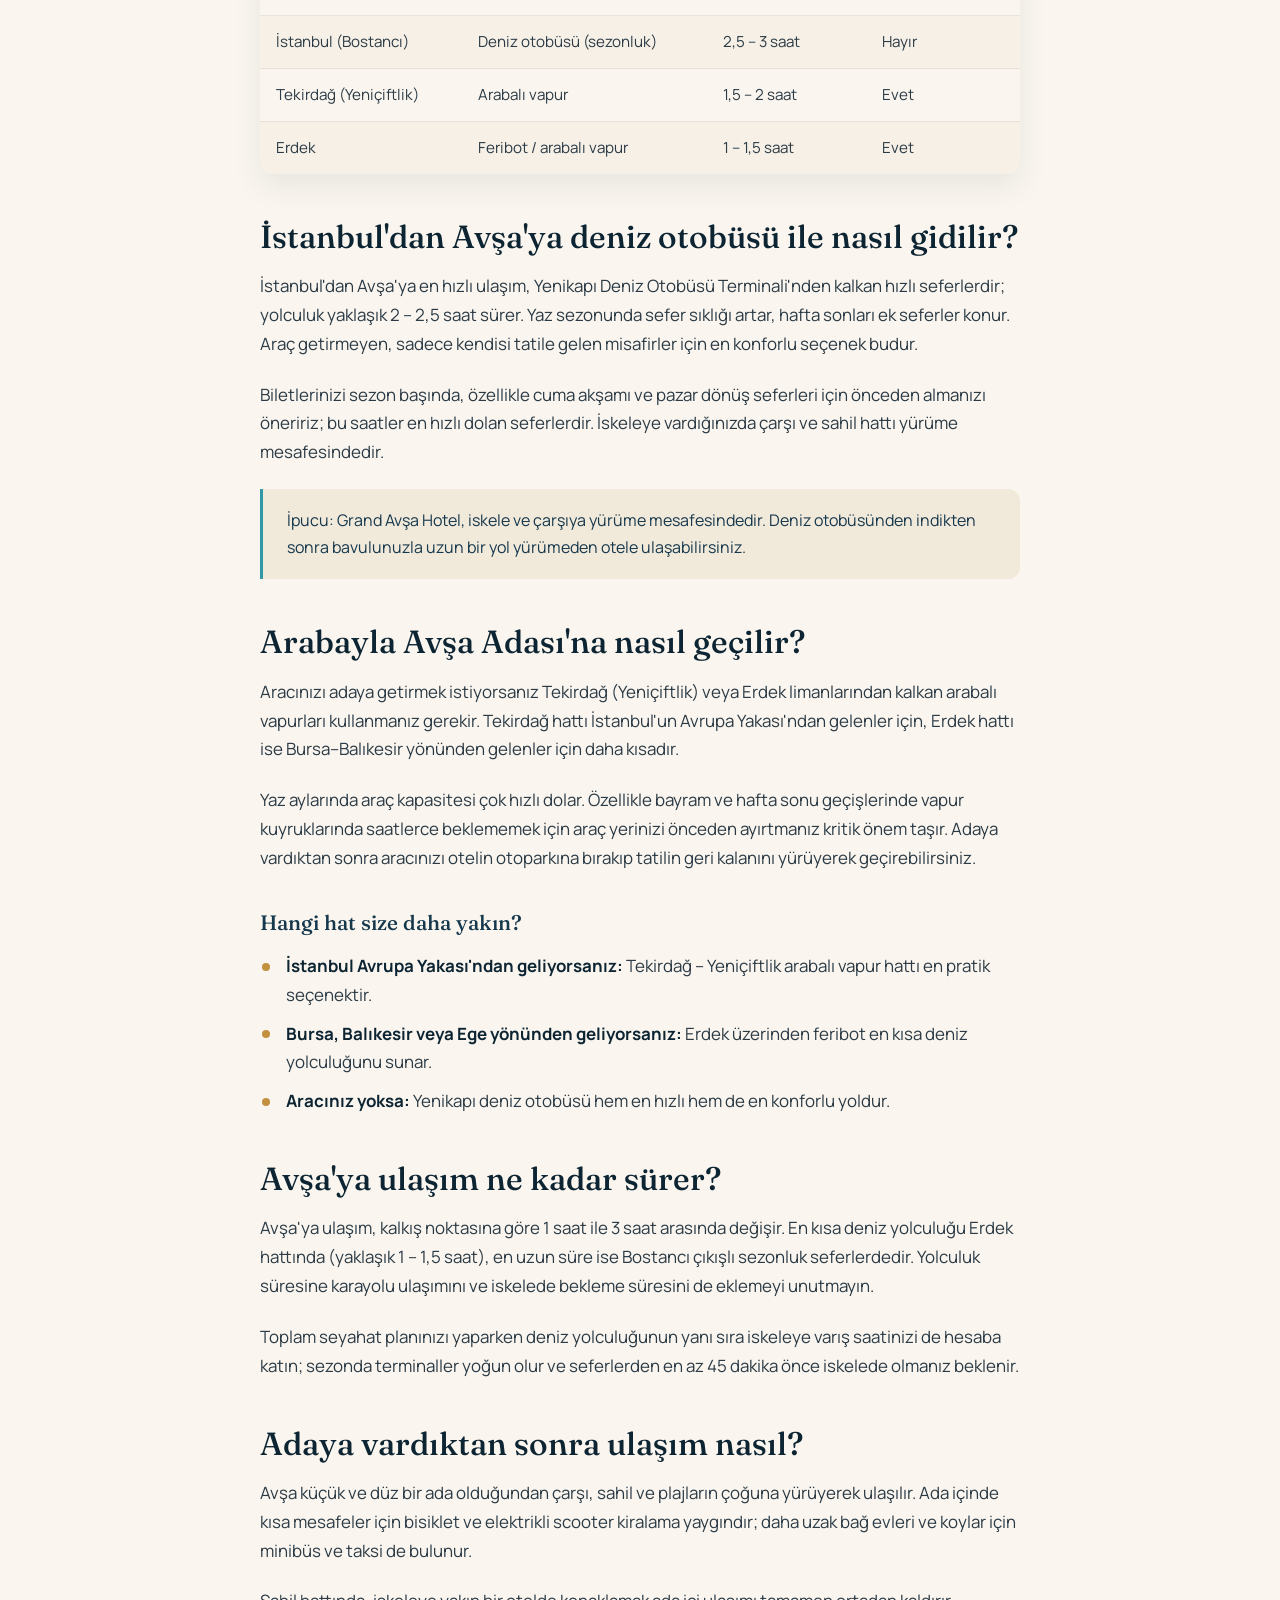
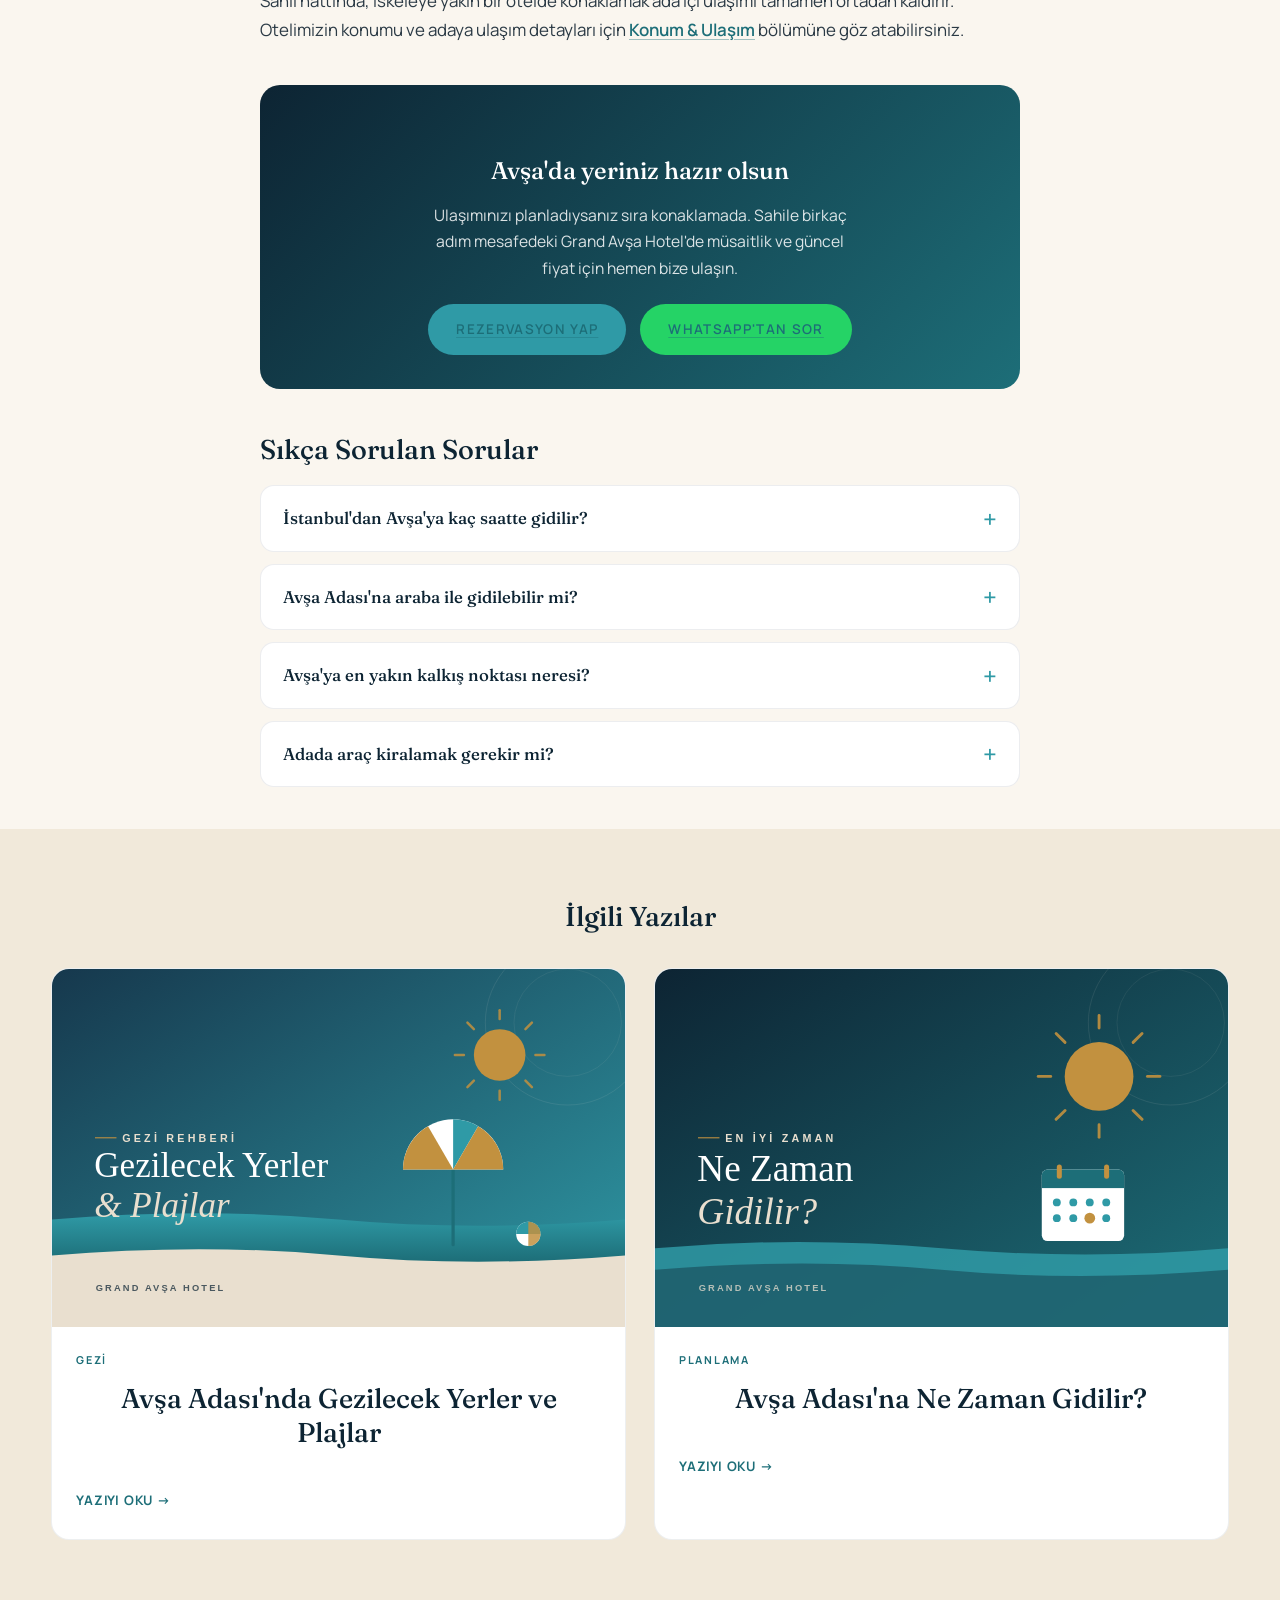
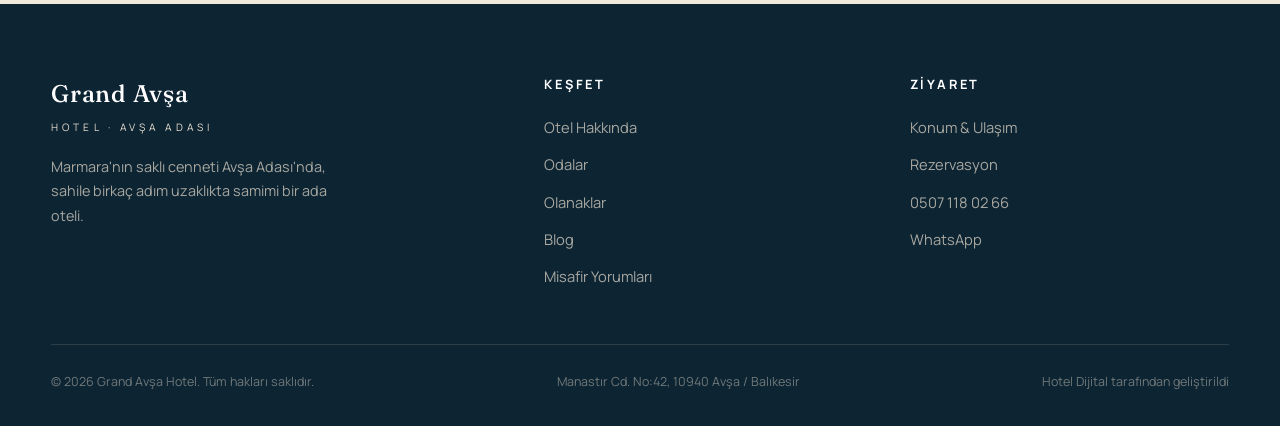
<file: blog/avsa-adasina-nasil-gidilir/index.html>
<!DOCTYPE html>
<html lang="tr">
<head>
<meta charset="UTF-8">
<meta name="viewport" content="width=device-width, initial-scale=1.0">
<link rel="icon" href="/favicon.ico" sizes="32x32">
<link rel="icon" href="/favicon.svg" type="image/svg+xml">
<link rel="apple-touch-icon" href="/apple-touch-icon.png">
<link rel="manifest" href="/site.webmanifest">
<meta name="theme-color" content="#0d2433">
<!-- Meta Pixel -->
<script>
!function(f,b,e,v,n,t,s){if(f.fbq)return;n=f.fbq=function(){n.callMethod?
n.callMethod.apply(n,arguments):n.queue.push(arguments)};if(!f._fbq)f._fbq=n;
n.push=n;n.loaded=!0;n.version='2.0';n.queue=[];t=b.createElement(e);t.async=!0;
t.src=v;s=b.getElementsByTagName(e)[0];s.parentNode.insertBefore(t,s)}(window,
document,'script','https://connect.facebook.net/en_US/fbevents.js');
fbq('init','3091009471097173');
fbq('track','PageView');
</script>
<noscript><img height="1" width="1" style="display:none" alt=""
src="https://www.facebook.com/tr?id=3091009471097173&ev=PageView&noscript=1"/></noscript>
<!-- End Meta Pixel -->
<!-- Google tag (gtag.js) -->
<script async src="https://www.googletagmanager.com/gtag/js?id=AW-18241101971"></script>
<script>
  window.dataLayer = window.dataLayer || [];
  function gtag(){dataLayer.push(arguments);}
  gtag('js', new Date());
  gtag('config', 'AW-18241101971');
</script>
<!-- End Google tag -->
<title>Avşa Adası'na Nasıl Gidilir? Deniz Otobüsü ve Vapur Rehberi</title>
<meta name="description" content="Avşa Adası'na İstanbul, Tekirdağ ve Erdek'ten nasıl gidilir? Deniz otobüsü, arabalı vapur, ulaşım süreleri ve pratik ipuçlarıyla güncel Avşa ulaşım rehberi.">
<link rel="canonical" href="https://grandavsabeachotel.com/blog/avsa-adasina-nasil-gidilir/">
<meta property="og:type" content="article">
<meta property="og:title" content="Avşa Adası'na Nasıl Gidilir? Deniz Otobüsü ve Vapur Rehberi">
<meta property="og:description" content="İstanbul, Tekirdağ ve Erdek'ten Avşa'ya ulaşımın tüm yolları: deniz otobüsü, arabalı vapur, süreler ve ipuçları.">
<meta property="og:url" content="https://grandavsabeachotel.com/blog/avsa-adasina-nasil-gidilir/">
<meta property="og:image" content="https://grandavsabeachotel.com/assets/img/hotel-3.jpeg">
<meta property="og:site_name" content="Grand Avşa Hotel">
<meta property="og:locale" content="tr_TR">
<meta name="twitter:card" content="summary_large_image">
<meta name="twitter:title" content="Avşa Adası'na Nasıl Gidilir? Deniz Otobüsü ve Vapur Rehberi">
<meta name="twitter:description" content="İstanbul, Tekirdağ ve Erdek'ten Avşa'ya ulaşımın tüm yolları: deniz otobüsü, arabalı vapur, süreler ve ipuçları.">
<meta name="twitter:image" content="https://grandavsabeachotel.com/assets/img/hotel-3.jpeg">
<link rel="preconnect" href="https://fonts.googleapis.com">
<link rel="preconnect" href="https://fonts.gstatic.com" crossorigin>
<link href="https://fonts.googleapis.com/css2?family=Fraunces:ital,opsz,wght@0,9..144,300;0,9..144,400;0,9..144,500;0,9..144,600;1,9..144,400&family=Manrope:wght@400;500;600;700&display=swap" rel="stylesheet">
<link rel="stylesheet" href="/assets/css/blog.css">
<script type="application/ld+json">
{
  "@context": "https://schema.org",
  "@graph": [
    {
      "@type": "BlogPosting",
      "@id": "https://grandavsabeachotel.com/blog/avsa-adasina-nasil-gidilir/#article",
      "headline": "Avşa Adası'na Nasıl Gidilir? Deniz Otobüsü ve Vapur Rehberi",
      "description": "Avşa Adası'na İstanbul, Tekirdağ ve Erdek'ten nasıl gidilir? Deniz otobüsü, arabalı vapur, ulaşım süreleri ve pratik ipuçları.",
      "image": "https://grandavsabeachotel.com/assets/img/hotel-3.jpeg",
      "inLanguage": "tr-TR",
      "datePublished": "2026-07-01",
      "dateModified": "2026-07-01",
      "author": { "@type": "Organization", "name": "Grand Avşa Hotel", "url": "https://grandavsabeachotel.com/" },
      "publisher": {
        "@type": "Organization",
        "name": "Grand Avşa Hotel",
        "logo": { "@type": "ImageObject", "url": "https://grandavsabeachotel.com/favicon-512.png" }
      },
      "mainEntityOfPage": { "@type": "WebPage", "@id": "https://grandavsabeachotel.com/blog/avsa-adasina-nasil-gidilir/" }
    },
    {
      "@type": "BreadcrumbList",
      "itemListElement": [
        { "@type": "ListItem", "position": 1, "name": "Ana Sayfa", "item": "https://grandavsabeachotel.com/" },
        { "@type": "ListItem", "position": 2, "name": "Blog", "item": "https://grandavsabeachotel.com/blog/" },
        { "@type": "ListItem", "position": 3, "name": "Avşa Adası'na Nasıl Gidilir?", "item": "https://grandavsabeachotel.com/blog/avsa-adasina-nasil-gidilir/" }
      ]
    },
    {
      "@type": "FAQPage",
      "mainEntity": [
        { "@type": "Question", "name": "İstanbul'dan Avşa'ya kaç saatte gidilir?", "acceptedAnswer": { "@type": "Answer", "text": "İstanbul Yenikapı'dan kalkan hızlı deniz otobüsleriyle Avşa'ya yaklaşık 2 – 2,5 saatte ulaşılır. Sefer güzergâhına ve ara duraklara göre süre bir miktar değişebilir." } },
        { "@type": "Question", "name": "Avşa Adası'na araba ile gidilebilir mi?", "acceptedAnswer": { "@type": "Answer", "text": "Evet. Tekirdağ (Yeniçiftlik) ve Erdek üzerinden kalkan arabalı vapurlarla aracınızla adaya geçebilirsiniz. Yaz sezonunda araç kapasitesi hızlı dolduğu için rezervasyon önerilir." } },
        { "@type": "Question", "name": "Avşa'ya en yakın kalkış noktası neresi?", "acceptedAnswer": { "@type": "Answer", "text": "Karayoluyla adaya en yakın kalkış noktası Erdek'tir; buradan feribot yolculuğu kısadır. İstanbul'dan gelenler için en pratik seçenek ise Yenikapı deniz otobüsüdür." } },
        { "@type": "Question", "name": "Adada araç kiralamak gerekir mi?", "acceptedAnswer": { "@type": "Answer", "text": "Avşa küçük bir ada olduğu için çoğu yere yürüyerek veya bisikletle ulaşılır. Sahile birkaç adım mesafedeki bir otelde kalıyorsanız araca çoğu zaman ihtiyaç duymazsınız." } }
      ]
    }
  ]
}
</script>
</head>
<body>

<header class="site-header solid" id="siteHeader">
  <div class="container nav">
    <a class="brand" href="/"><strong>Grand Avşa</strong><span>Hotel · Avşa Adası</span></a>
    <nav class="nav-links" id="navLinks">
      <a href="/#otel">Otel</a>
      <a href="/#odalar">Odalar</a>
      <a href="/#olanaklar">Olanaklar</a>
      <a href="/#galeri">Galeri</a>
      <a href="/blog/" class="active">Blog</a>
      <a href="/#konum">Konum</a>
    </nav>
    <a class="btn btn-primary" href="/#rezervasyon">Rezervasyon</a>
    <button class="nav-toggle" id="navToggle" aria-label="Menü"><span></span><span></span><span></span></button>
  </div>
</header>

<section class="blog-hero">
  <div class="container">
    <span class="blog-kicker">Ulaşım Rehberi</span>
    <h1>Avşa Adası'na Nasıl Gidilir?</h1>
    <p>Deniz otobüsü mü, arabalı vapur mu? İstanbul, Tekirdağ ve Erdek'ten Avşa'ya ulaşımın tüm yollarını süreleriyle birlikte topladık.</p>
  </div>
</section>

<div class="crumb">
  <div class="container">
    <a href="/">Ana Sayfa</a> &nbsp;›&nbsp; <a href="/blog/">Blog</a> &nbsp;›&nbsp; <span>Avşa Adası'na Nasıl Gidilir?</span>
  </div>
</div>

<article class="article">
  <div class="article-wrap">
    <div class="article-meta">
      <span>Grand Avşa Hotel</span><span class="dot"></span>
      <span>Ulaşım</span><span class="dot"></span>
      <span>Güncelleme: Temmuz 2026</span>
    </div>
    <div class="article-cover">
      <img src="/assets/img/blog/ulasim.svg" alt="Avşa Adası'na deniz otobüsü ve arabalı vapurla ulaşım" width="1600" height="1000">
    </div>

    <div class="article-body">
      <p>Avşa Adası'na en pratik yol, İstanbul Yenikapı'dan kalkan hızlı deniz otobüsleriyle yaklaşık <strong>2 – 2,5 saatte</strong> adaya ulaşmaktır. Aracıyla gelmek isteyenler ise Tekirdağ veya Erdek'ten arabalı vapur kullanır. Marmara Denizi'ndeki Avşa (Türkeli) Adası, Balıkesir'in Marmara ilçesine bağlıdır ve İstanbul'a deniz yoluyla oldukça yakındır.</p>

      <p>Bu rehberde her kalkış noktasını, ulaşım sürelerini ve sezonda işinize yarayacak pratik ipuçlarını bir arada bulacaksınız. Sefer saatleri sezona göre değiştiği için yolculuğunuzdan önce işletmelerin güncel tarifesini kontrol etmenizi öneririz.</p>

      <h2>Avşa Adası'na nasıl gidilir? (Kısa özet)</h2>
      <p>Avşa'ya üç ana yoldan gidilir: İstanbul'dan hızlı deniz otobüsü, Tekirdağ'dan arabalı vapur ve Erdek'ten feribot. Yürüyerek gelen yolcular için en hızlısı deniz otobüsü; aracını getirmek isteyenler için en uygunu Tekirdağ veya Erdek hattıdır. Aşağıdaki tablo seçenekleri bir arada gösteriyor.</p>

      <table>
        <thead>
          <tr><th>Kalkış Noktası</th><th>Ulaşım Aracı</th><th>Yaklaşık Süre</th><th>Araç Alır mı?</th></tr>
        </thead>
        <tbody>
          <tr><td>İstanbul (Yenikapı)</td><td>Hızlı deniz otobüsü</td><td>2 – 2,5 saat</td><td>Hayır</td></tr>
          <tr><td>İstanbul (Bostancı)</td><td>Deniz otobüsü (sezonluk)</td><td>2,5 – 3 saat</td><td>Hayır</td></tr>
          <tr><td>Tekirdağ (Yeniçiftlik)</td><td>Arabalı vapur</td><td>1,5 – 2 saat</td><td>Evet</td></tr>
          <tr><td>Erdek</td><td>Feribot / arabalı vapur</td><td>1 – 1,5 saat</td><td>Evet</td></tr>
        </tbody>
      </table>

      <h2>İstanbul'dan Avşa'ya deniz otobüsü ile nasıl gidilir?</h2>
      <p>İstanbul'dan Avşa'ya en hızlı ulaşım, Yenikapı Deniz Otobüsü Terminali'nden kalkan hızlı seferlerdir; yolculuk yaklaşık 2 – 2,5 saat sürer. Yaz sezonunda sefer sıklığı artar, hafta sonları ek seferler konur. Araç getirmeyen, sadece kendisi tatile gelen misafirler için en konforlu seçenek budur.</p>
      <p>Biletlerinizi sezon başında, özellikle cuma akşamı ve pazar dönüş seferleri için önceden almanızı öneririz; bu saatler en hızlı dolan seferlerdir. İskeleye vardığınızda çarşı ve sahil hattı yürüme mesafesindedir.</p>
      <blockquote>İpucu: Grand Avşa Hotel, iskele ve çarşıya yürüme mesafesindedir. Deniz otobüsünden indikten sonra bavulunuzla uzun bir yol yürümeden otele ulaşabilirsiniz.</blockquote>

      <h2>Arabayla Avşa Adası'na nasıl geçilir?</h2>
      <p>Aracınızı adaya getirmek istiyorsanız Tekirdağ (Yeniçiftlik) veya Erdek limanlarından kalkan arabalı vapurları kullanmanız gerekir. Tekirdağ hattı İstanbul'un Avrupa Yakası'ndan gelenler için, Erdek hattı ise Bursa–Balıkesir yönünden gelenler için daha kısadır.</p>
      <p>Yaz aylarında araç kapasitesi çok hızlı dolar. Özellikle bayram ve hafta sonu geçişlerinde vapur kuyruklarında saatlerce beklememek için araç yerinizi önceden ayırtmanız kritik önem taşır. Adaya vardıktan sonra aracınızı otelin otoparkına bırakıp tatilin geri kalanını yürüyerek geçirebilirsiniz.</p>

      <h3>Hangi hat size daha yakın?</h3>
      <ul class="bullets">
        <li><strong>İstanbul Avrupa Yakası'ndan geliyorsanız:</strong> Tekirdağ – Yeniçiftlik arabalı vapur hattı en pratik seçenektir.</li>
        <li><strong>Bursa, Balıkesir veya Ege yönünden geliyorsanız:</strong> Erdek üzerinden feribot en kısa deniz yolculuğunu sunar.</li>
        <li><strong>Aracınız yoksa:</strong> Yenikapı deniz otobüsü hem en hızlı hem de en konforlu yoldur.</li>
      </ul>

      <h2>Avşa'ya ulaşım ne kadar sürer?</h2>
      <p>Avşa'ya ulaşım, kalkış noktasına göre 1 saat ile 3 saat arasında değişir. En kısa deniz yolculuğu Erdek hattında (yaklaşık 1 – 1,5 saat), en uzun süre ise Bostancı çıkışlı sezonluk seferlerdedir. Yolculuk süresine karayolu ulaşımını ve iskelede bekleme süresini de eklemeyi unutmayın.</p>
      <p>Toplam seyahat planınızı yaparken deniz yolculuğunun yanı sıra iskeleye varış saatinizi de hesaba katın; sezonda terminaller yoğun olur ve seferlerden en az 45 dakika önce iskelede olmanız beklenir.</p>

      <h2>Adaya vardıktan sonra ulaşım nasıl?</h2>
      <p>Avşa küçük ve düz bir ada olduğundan çarşı, sahil ve plajların çoğuna yürüyerek ulaşılır. Ada içinde kısa mesafeler için bisiklet ve elektrikli scooter kiralama yaygındır; daha uzak bağ evleri ve koylar için minibüs ve taksi de bulunur.</p>
      <p>Sahil hattında, iskeleye yakın bir otelde konaklamak ada içi ulaşımı tamamen ortadan kaldırır. Otelimizin konumu ve adaya ulaşım detayları için <a href="/#konum">Konum &amp; Ulaşım</a> bölümüne göz atabilirsiniz.</p>

      <div class="cta-box">
        <h3>Avşa'da yeriniz hazır olsun</h3>
        <p>Ulaşımınızı planladıysanız sıra konaklamada. Sahile birkaç adım mesafedeki Grand Avşa Hotel'de müsaitlik ve güncel fiyat için hemen bize ulaşın.</p>
        <div class="cta-actions">
          <a class="btn btn-primary" href="/#rezervasyon">Rezervasyon Yap</a>
          <a class="btn btn-wa" href="https://wa.me/905071180266" target="_blank" rel="noopener">WhatsApp'tan Sor</a>
        </div>
      </div>

      <div class="article-faq">
        <h2>Sıkça Sorulan Sorular</h2>
        <details class="faq-item"><summary>İstanbul'dan Avşa'ya kaç saatte gidilir?</summary><p>İstanbul Yenikapı'dan kalkan hızlı deniz otobüsleriyle Avşa'ya yaklaşık 2 – 2,5 saatte ulaşılır. Sefer güzergâhına ve ara duraklara göre süre bir miktar değişebilir.</p></details>
        <details class="faq-item"><summary>Avşa Adası'na araba ile gidilebilir mi?</summary><p>Evet. Tekirdağ (Yeniçiftlik) ve Erdek üzerinden kalkan arabalı vapurlarla aracınızla adaya geçebilirsiniz. Yaz sezonunda araç kapasitesi hızlı dolduğu için rezervasyon önerilir.</p></details>
        <details class="faq-item"><summary>Avşa'ya en yakın kalkış noktası neresi?</summary><p>Karayoluyla adaya en yakın kalkış noktası Erdek'tir; buradan feribot yolculuğu kısadır. İstanbul'dan gelenler için en pratik seçenek ise Yenikapı deniz otobüsüdür.</p></details>
        <details class="faq-item"><summary>Adada araç kiralamak gerekir mi?</summary><p>Avşa küçük bir ada olduğu için çoğu yere yürüyerek veya bisikletle ulaşılır. Sahile birkaç adım mesafedeki bir otelde kalıyorsanız araca çoğu zaman ihtiyaç duymazsınız.</p></details>
      </div>
    </div>
  </div>
</article>

<section class="related">
  <div class="container">
    <h2>İlgili Yazılar</h2>
    <div class="post-grid">
      <article class="post-card">
        <a href="/blog/avsa-adasi-gezilecek-yerler-plajlar/" class="post-media">
          <img src="/assets/img/blog/gezi.svg" alt="Avşa Adası plajları ve gezilecek yerler" width="600" height="375" loading="lazy">
        </a>
        <div class="post-body">
          <span class="post-tag">Gezi</span>
          <h2><a href="/blog/avsa-adasi-gezilecek-yerler-plajlar/">Avşa Adası'nda Gezilecek Yerler ve Plajlar</a></h2>
          <a class="post-more" href="/blog/avsa-adasi-gezilecek-yerler-plajlar/">Yazıyı oku →</a>
        </div>
      </article>
      <article class="post-card">
        <a href="/blog/avsa-adasina-ne-zaman-gidilir/" class="post-media">
          <img src="/assets/img/blog/nezaman.svg" alt="Avşa Adası'nda tatil için en iyi zaman" width="600" height="375" loading="lazy">
        </a>
        <div class="post-body">
          <span class="post-tag">Planlama</span>
          <h2><a href="/blog/avsa-adasina-ne-zaman-gidilir/">Avşa Adası'na Ne Zaman Gidilir?</a></h2>
          <a class="post-more" href="/blog/avsa-adasina-ne-zaman-gidilir/">Yazıyı oku →</a>
        </div>
      </article>
    </div>
  </div>
</section>

<footer>
  <div class="container">
    <div class="footer-grid">
      <div class="footer-brand">
        <strong>Grand Avşa</strong>
        <span>Hotel · Avşa Adası</span>
        <p>Marmara'nın saklı cenneti Avşa Adası'nda, sahile birkaç adım uzaklıkta samimi bir ada oteli.</p>
      </div>
      <div>
        <h4>Keşfet</h4>
        <ul class="footer-links">
          <li><a href="/#otel">Otel Hakkında</a></li>
          <li><a href="/#odalar">Odalar</a></li>
          <li><a href="/#olanaklar">Olanaklar</a></li>
          <li><a href="/blog/">Blog</a></li>
          <li><a href="/#yorumlar">Misafir Yorumları</a></li>
        </ul>
      </div>
      <div>
        <h4>Ziyaret</h4>
        <ul class="footer-links">
          <li><a href="/#konum">Konum &amp; Ulaşım</a></li>
          <li><a href="/#rezervasyon">Rezervasyon</a></li>
          <li><a href="tel:+905071180266">0507 118 02 66</a></li>
          <li><a href="https://wa.me/905071180266" target="_blank" rel="noopener">WhatsApp</a></li>
        </ul>
      </div>
    </div>
    <div class="footer-bottom">
      <span>© 2026 Grand Avşa Hotel. Tüm hakları saklıdır.</span>
      <span>Manastır Cd. No:42, 10940 Avşa / Balıkesir</span>
      <a class="footer-credit" href="https://www.hoteldijital.com/" target="_blank" rel="sponsored noopener noreferrer">Hotel Dijital tarafından geliştirildi</a>
    </div>
  </div>
</footer>

<div class="float-actions">
  <a class="call-float" href="tel:+905071180266" aria-label="Telefonla arayın">
    <svg viewBox="0 0 24 24" fill="currentColor"><path d="M6.62 10.79c1.44 2.83 3.76 5.14 6.59 6.59l2.2-2.2c.27-.27.67-.36 1.02-.24 1.12.37 2.33.57 3.57.57.55 0 1 .45 1 1V20c0 .55-.45 1-1 1-9.39 0-17-7.61-17-17 0-.55.45-1 1-1h3.5c.55 0 1 .45 1 1 0 1.25.2 2.45.57 3.57.11.35.03.74-.25 1.02l-2.2 2.2z"/></svg>
  </a>
  <a class="wa-float" href="https://wa.me/905071180266" target="_blank" rel="noopener" aria-label="WhatsApp ile iletişime geçin">
    <svg viewBox="0 0 24 24" fill="currentColor"><path d="M17.472 14.382c-.297-.149-1.758-.867-2.03-.967-.273-.099-.471-.148-.67.15-.197.297-.767.966-.94 1.164-.173.199-.347.223-.644.075-.297-.15-1.255-.463-2.39-1.475-.883-.788-1.48-1.761-1.653-2.059-.173-.297-.018-.458.13-.606.134-.133.298-.347.446-.52.149-.174.198-.298.298-.497.099-.198.05-.371-.025-.52-.075-.149-.669-1.612-.916-2.207-.242-.579-.487-.5-.669-.51-.173-.008-.371-.01-.57-.01-.198 0-.52.074-.792.372-.272.297-1.04 1.016-1.04 2.479 0 1.462 1.065 2.875 1.213 3.074.149.198 2.096 3.2 5.077 4.487.709.306 1.262.489 1.694.625.712.227 1.36.195 1.871.118.571-.085 1.758-.719 2.006-1.413.248-.694.248-1.289.173-1.413-.074-.124-.272-.198-.57-.347m-5.421 7.403h-.004a9.87 9.87 0 0 1-5.031-1.378l-.361-.214-3.741.982.998-3.648-.235-.374a9.86 9.86 0 0 1-1.51-5.26c.001-5.45 4.436-9.884 9.888-9.884 2.64 0 5.122 1.03 6.988 2.898a9.825 9.825 0 0 1 2.893 6.994c-.003 5.45-4.437 9.884-9.885 9.884m8.413-18.297A11.815 11.815 0 0 0 12.05 0C5.495 0 .16 5.335.157 11.892c0 2.096.547 4.142 1.588 5.945L.057 24l6.305-1.654a11.882 11.882 0 0 0 5.683 1.448h.005c6.554 0 11.89-5.335 11.893-11.893a11.821 11.821 0 0 0-3.48-8.413z"/></svg>
  </a>
</div>

<script>
  const navToggle = document.getElementById('navToggle');
  const navLinks = document.getElementById('navLinks');
  navToggle.addEventListener('click', () => navLinks.classList.toggle('open'));
  navLinks.querySelectorAll('a').forEach(a => a.addEventListener('click', () => navLinks.classList.remove('open')));
  document.querySelectorAll('a[href*="wa.me"], a[href^="tel:"]').forEach(a =>
    a.addEventListener('click', () => {
      const method = a.getAttribute('href').indexOf('wa.me') !== -1 ? 'WhatsApp' : 'Telefon';
      if (window.fbq) fbq('track', 'Contact', { content_name: method, content_category: 'Grand Avşa Hotel' });
    }));
</script>
</body>
</html>
</file>
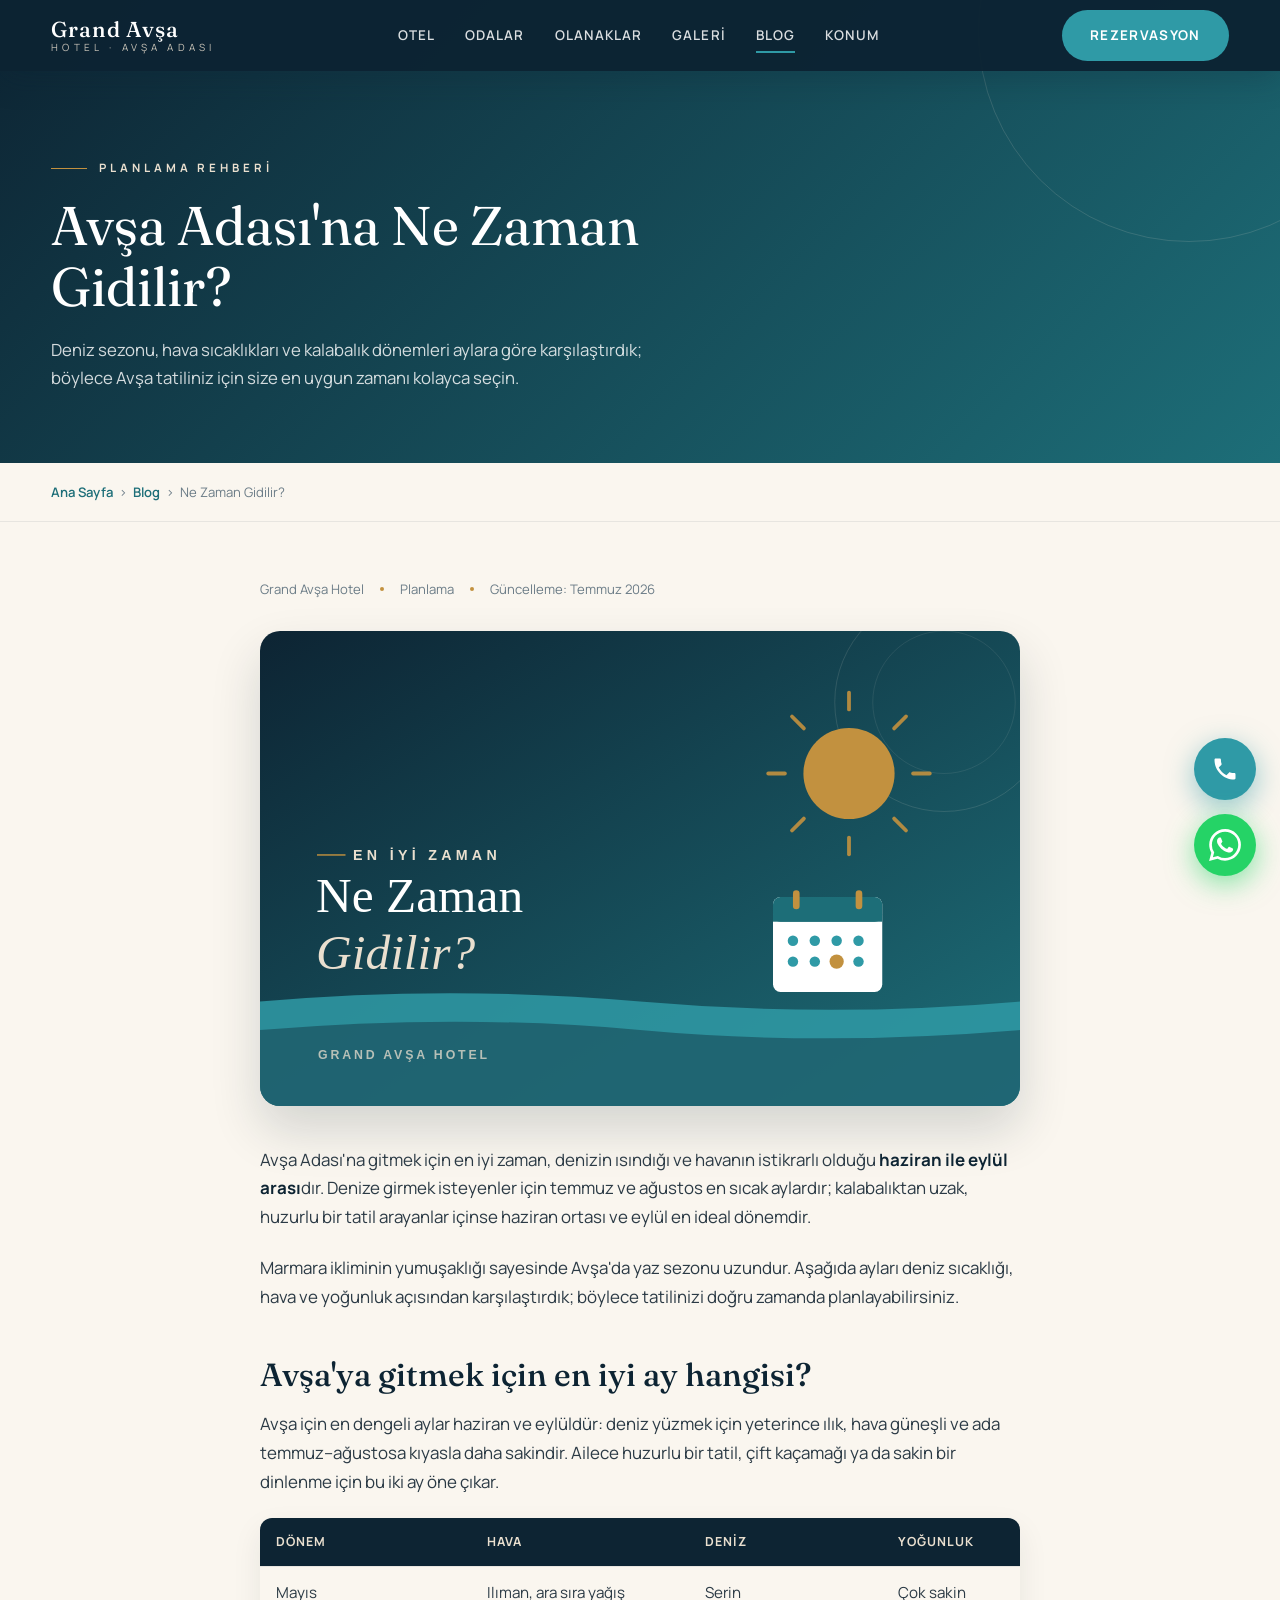
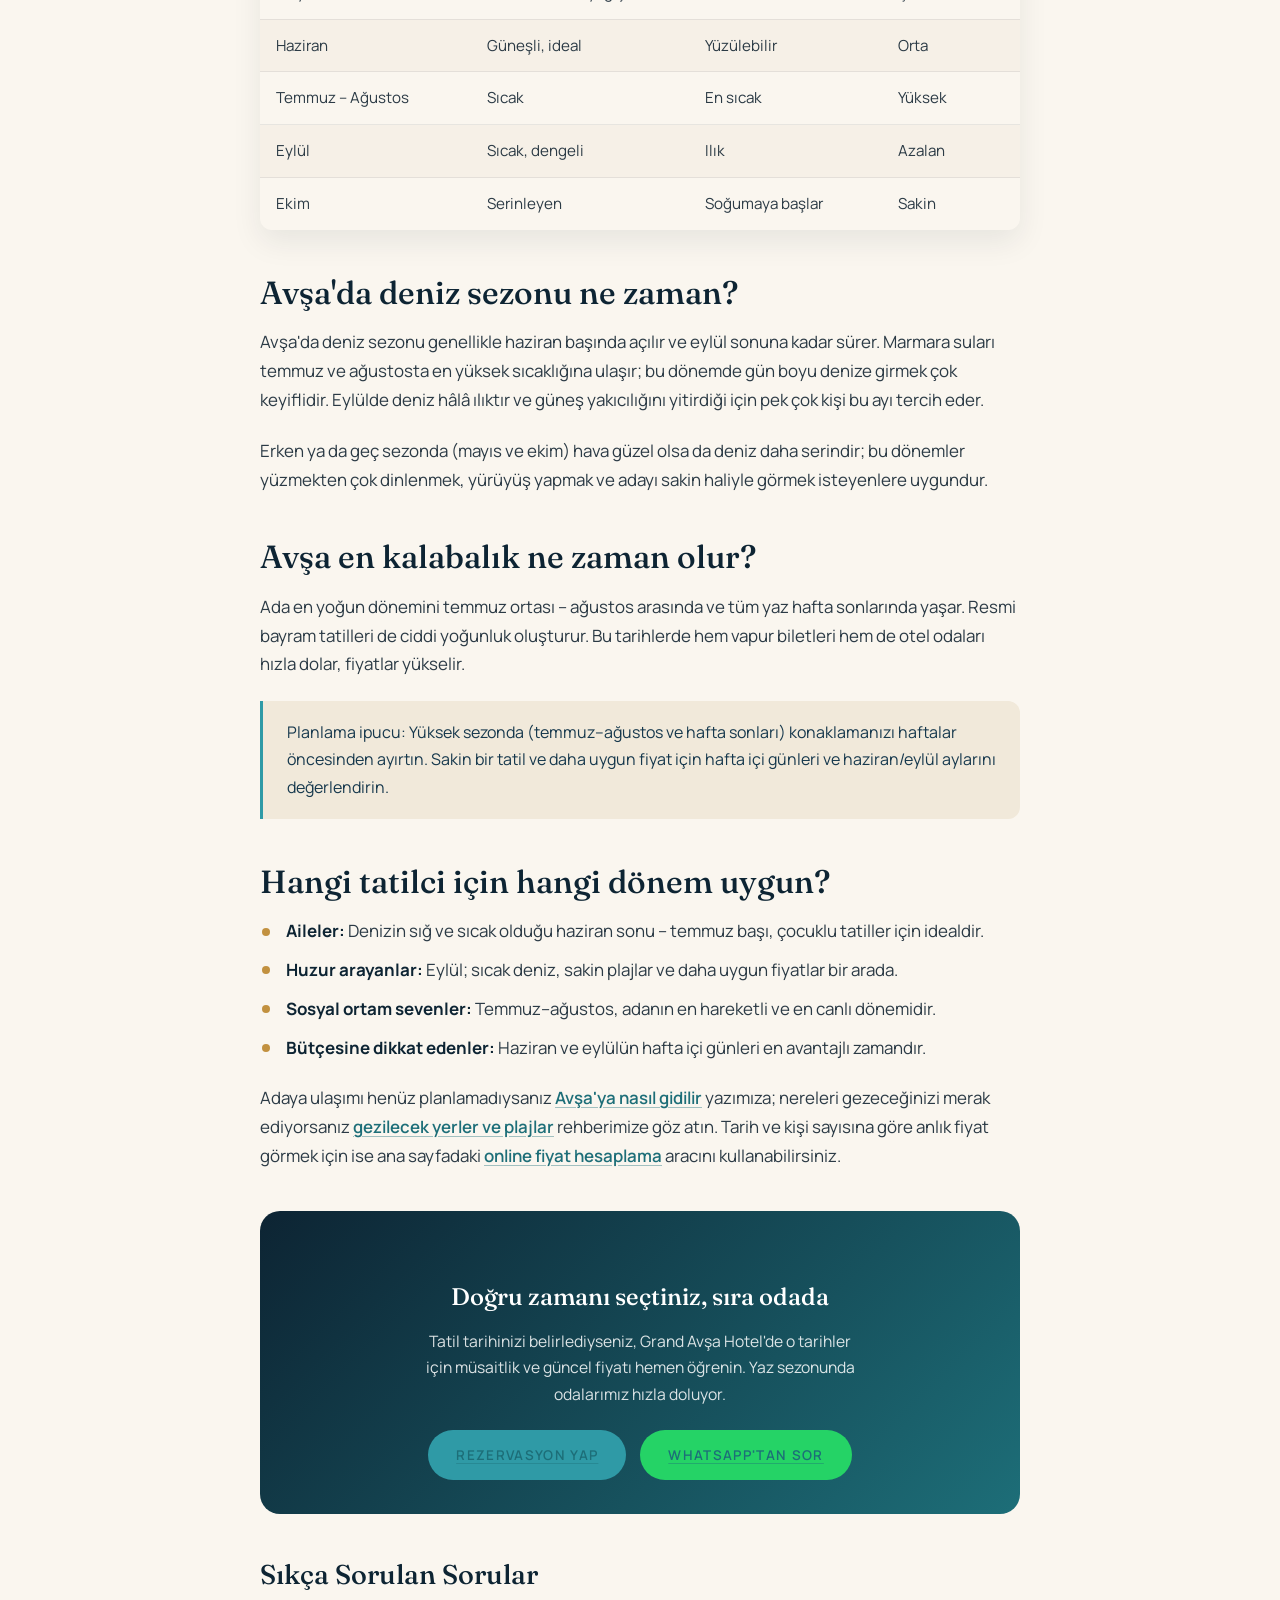
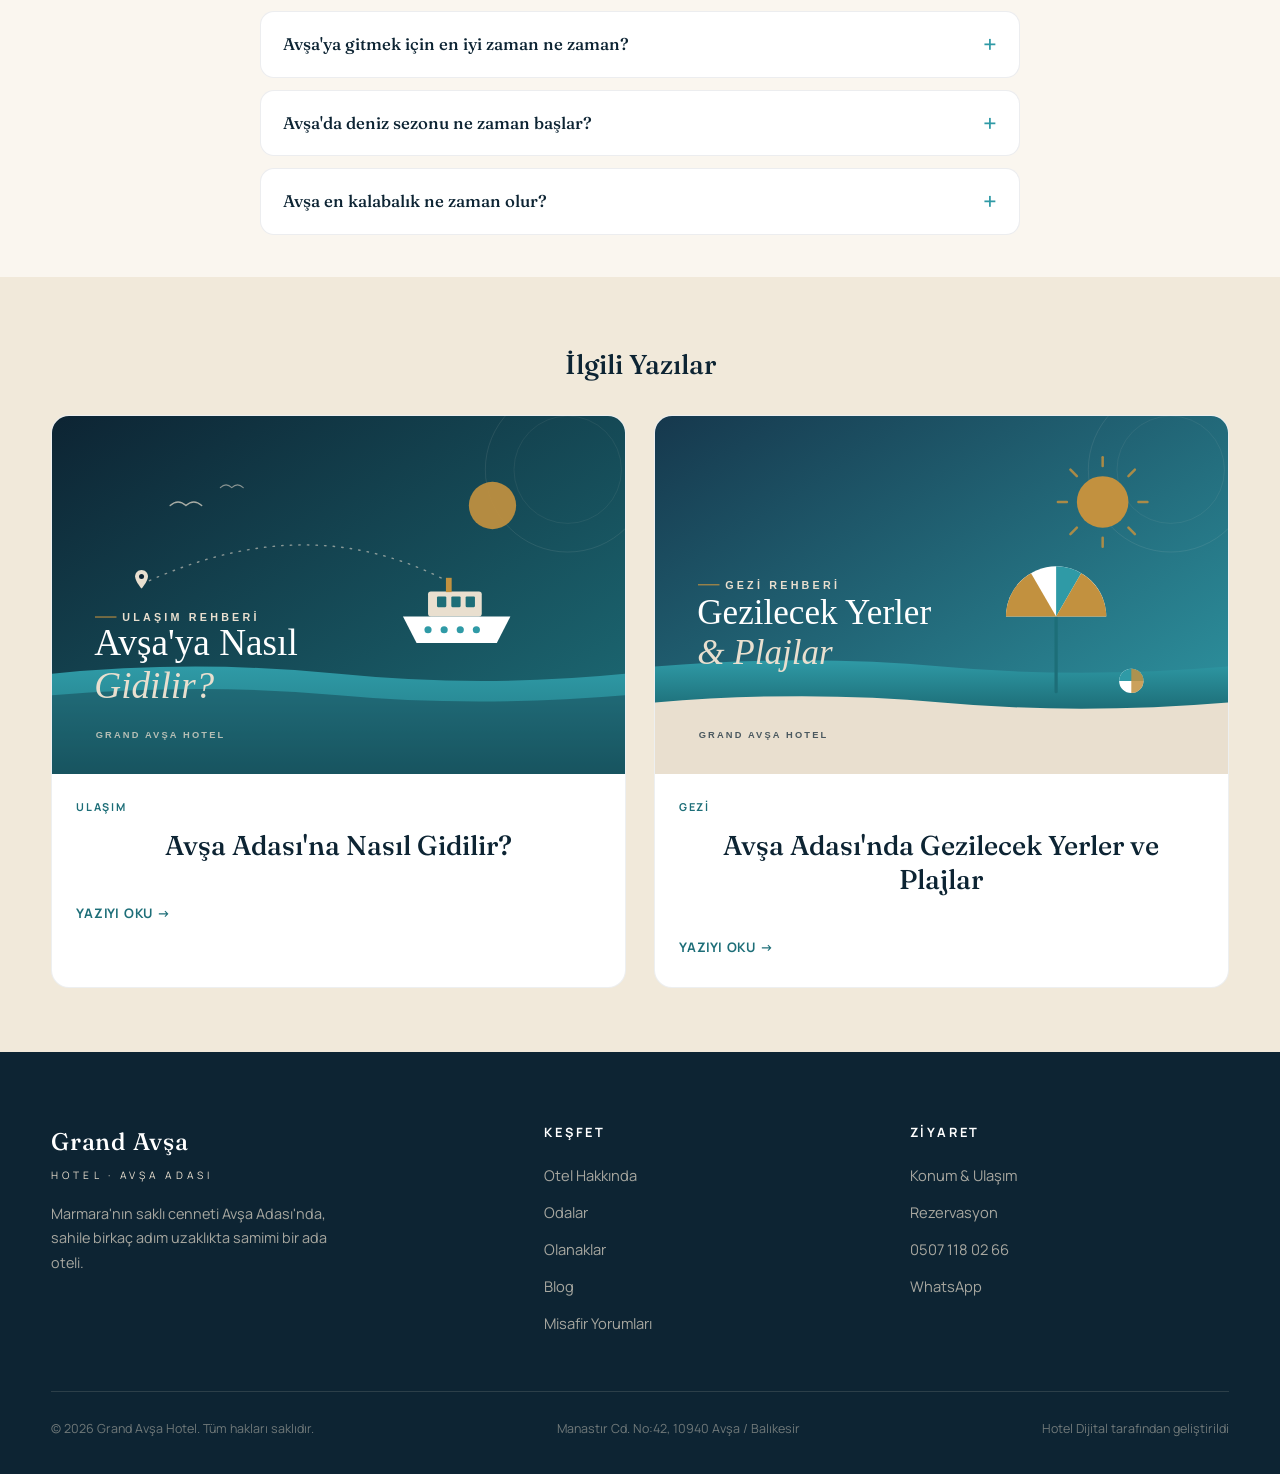
<file: blog/avsa-adasina-ne-zaman-gidilir/index.html>
<!DOCTYPE html>
<html lang="tr">
<head>
<meta charset="UTF-8">
<meta name="viewport" content="width=device-width, initial-scale=1.0">
<link rel="icon" href="/favicon.ico" sizes="32x32">
<link rel="icon" href="/favicon.svg" type="image/svg+xml">
<link rel="apple-touch-icon" href="/apple-touch-icon.png">
<link rel="manifest" href="/site.webmanifest">
<meta name="theme-color" content="#0d2433">
<!-- Meta Pixel -->
<script>
!function(f,b,e,v,n,t,s){if(f.fbq)return;n=f.fbq=function(){n.callMethod?
n.callMethod.apply(n,arguments):n.queue.push(arguments)};if(!f._fbq)f._fbq=n;
n.push=n;n.loaded=!0;n.version='2.0';n.queue=[];t=b.createElement(e);t.async=!0;
t.src=v;s=b.getElementsByTagName(e)[0];s.parentNode.insertBefore(t,s)}(window,
document,'script','https://connect.facebook.net/en_US/fbevents.js');
fbq('init','3091009471097173');
fbq('track','PageView');
</script>
<noscript><img height="1" width="1" style="display:none" alt=""
src="https://www.facebook.com/tr?id=3091009471097173&ev=PageView&noscript=1"/></noscript>
<!-- End Meta Pixel -->
<!-- Google tag (gtag.js) -->
<script async src="https://www.googletagmanager.com/gtag/js?id=AW-18241101971"></script>
<script>
  window.dataLayer = window.dataLayer || [];
  function gtag(){dataLayer.push(arguments);}
  gtag('js', new Date());
  gtag('config', 'AW-18241101971');
</script>
<!-- End Google tag -->
<title>Avşa Adası'na Ne Zaman Gidilir? Aylara Göre Tatil Rehberi</title>
<meta name="description" content="Avşa Adası'na gitmek için en iyi zaman ne? Deniz sezonu, hava sıcaklıkları ve kalabalık dönemler — aylara göre karşılaştırmalı Avşa tatil rehberi.">
<link rel="canonical" href="https://grandavsabeachotel.com/blog/avsa-adasina-ne-zaman-gidilir/">
<meta property="og:type" content="article">
<meta property="og:title" content="Avşa Adası'na Ne Zaman Gidilir? Aylara Göre Tatil Rehberi">
<meta property="og:description" content="Deniz sezonu, hava sıcaklıkları ve kalabalık dönemler — Avşa tatiliniz için hangi ay size göre?">
<meta property="og:url" content="https://grandavsabeachotel.com/blog/avsa-adasina-ne-zaman-gidilir/">
<meta property="og:image" content="https://grandavsabeachotel.com/assets/img/hotel-3.jpeg">
<meta property="og:site_name" content="Grand Avşa Hotel">
<meta property="og:locale" content="tr_TR">
<meta name="twitter:card" content="summary_large_image">
<meta name="twitter:title" content="Avşa Adası'na Ne Zaman Gidilir? Aylara Göre Tatil Rehberi">
<meta name="twitter:description" content="Deniz sezonu, hava sıcaklıkları ve kalabalık dönemler — Avşa tatiliniz için hangi ay size göre?">
<meta name="twitter:image" content="https://grandavsabeachotel.com/assets/img/hotel-3.jpeg">
<link rel="preconnect" href="https://fonts.googleapis.com">
<link rel="preconnect" href="https://fonts.gstatic.com" crossorigin>
<link href="https://fonts.googleapis.com/css2?family=Fraunces:ital,opsz,wght@0,9..144,300;0,9..144,400;0,9..144,500;0,9..144,600;1,9..144,400&family=Manrope:wght@400;500;600;700&display=swap" rel="stylesheet">
<link rel="stylesheet" href="/assets/css/blog.css">
<script type="application/ld+json">
{
  "@context": "https://schema.org",
  "@graph": [
    {
      "@type": "BlogPosting",
      "@id": "https://grandavsabeachotel.com/blog/avsa-adasina-ne-zaman-gidilir/#article",
      "headline": "Avşa Adası'na Ne Zaman Gidilir? Aylara Göre Tatil Rehberi",
      "description": "Avşa Adası'na gitmek için en iyi zaman ne? Deniz sezonu, hava sıcaklıkları ve kalabalık dönemler aylara göre.",
      "image": "https://grandavsabeachotel.com/assets/img/hotel-3.jpeg",
      "inLanguage": "tr-TR",
      "datePublished": "2026-07-01",
      "dateModified": "2026-07-01",
      "author": { "@type": "Organization", "name": "Grand Avşa Hotel", "url": "https://grandavsabeachotel.com/" },
      "publisher": {
        "@type": "Organization",
        "name": "Grand Avşa Hotel",
        "logo": { "@type": "ImageObject", "url": "https://grandavsabeachotel.com/favicon-512.png" }
      },
      "mainEntityOfPage": { "@type": "WebPage", "@id": "https://grandavsabeachotel.com/blog/avsa-adasina-ne-zaman-gidilir/" }
    },
    {
      "@type": "BreadcrumbList",
      "itemListElement": [
        { "@type": "ListItem", "position": 1, "name": "Ana Sayfa", "item": "https://grandavsabeachotel.com/" },
        { "@type": "ListItem", "position": 2, "name": "Blog", "item": "https://grandavsabeachotel.com/blog/" },
        { "@type": "ListItem", "position": 3, "name": "Ne Zaman Gidilir?", "item": "https://grandavsabeachotel.com/blog/avsa-adasina-ne-zaman-gidilir/" }
      ]
    },
    {
      "@type": "FAQPage",
      "mainEntity": [
        { "@type": "Question", "name": "Avşa'ya gitmek için en iyi zaman ne zaman?", "acceptedAnswer": { "@type": "Answer", "text": "Avşa için en iyi zaman, denizin ısındığı ve havanın istikrarlı olduğu haziran ile eylül arasıdır. Kalabalıktan kaçınmak isteyenler için haziran ortası ve eylül, hem sıcak hem daha sakin dönemlerdir." } },
        { "@type": "Question", "name": "Avşa'da deniz sezonu ne zaman başlar?", "acceptedAnswer": { "@type": "Answer", "text": "Marmara suları genellikle haziran başında yüzmek için yeterince ısınır ve deniz sezonu eylül sonuna kadar sürer. Temmuz ve ağustos denizin en sıcak olduğu aylardır." } },
        { "@type": "Question", "name": "Avşa en kalabalık ne zaman olur?", "acceptedAnswer": { "@type": "Answer", "text": "Ada en yoğun dönemini temmuz ortası – ağustos ile hafta sonları ve resmi bayram tatillerinde yaşar. Bu tarihlerde konaklama ve vapur biletlerini önceden ayırtmak önemlidir." } }
      ]
    }
  ]
}
</script>
</head>
<body>

<header class="site-header solid" id="siteHeader">
  <div class="container nav">
    <a class="brand" href="/"><strong>Grand Avşa</strong><span>Hotel · Avşa Adası</span></a>
    <nav class="nav-links" id="navLinks">
      <a href="/#otel">Otel</a>
      <a href="/#odalar">Odalar</a>
      <a href="/#olanaklar">Olanaklar</a>
      <a href="/#galeri">Galeri</a>
      <a href="/blog/" class="active">Blog</a>
      <a href="/#konum">Konum</a>
    </nav>
    <a class="btn btn-primary" href="/#rezervasyon">Rezervasyon</a>
    <button class="nav-toggle" id="navToggle" aria-label="Menü"><span></span><span></span><span></span></button>
  </div>
</header>

<section class="blog-hero">
  <div class="container">
    <span class="blog-kicker">Planlama Rehberi</span>
    <h1>Avşa Adası'na Ne Zaman Gidilir?</h1>
    <p>Deniz sezonu, hava sıcaklıkları ve kalabalık dönemleri aylara göre karşılaştırdık; böylece Avşa tatiliniz için size en uygun zamanı kolayca seçin.</p>
  </div>
</section>

<div class="crumb">
  <div class="container">
    <a href="/">Ana Sayfa</a> &nbsp;›&nbsp; <a href="/blog/">Blog</a> &nbsp;›&nbsp; <span>Ne Zaman Gidilir?</span>
  </div>
</div>

<article class="article">
  <div class="article-wrap">
    <div class="article-meta">
      <span>Grand Avşa Hotel</span><span class="dot"></span>
      <span>Planlama</span><span class="dot"></span>
      <span>Güncelleme: Temmuz 2026</span>
    </div>
    <div class="article-cover">
      <img src="/assets/img/blog/nezaman.svg" alt="Avşa Adası'nda tatil için en iyi zaman" width="1600" height="1000">
    </div>

    <div class="article-body">
      <p>Avşa Adası'na gitmek için en iyi zaman, denizin ısındığı ve havanın istikrarlı olduğu <strong>haziran ile eylül arası</strong>dır. Denize girmek isteyenler için temmuz ve ağustos en sıcak aylardır; kalabalıktan uzak, huzurlu bir tatil arayanlar içinse haziran ortası ve eylül en ideal dönemdir.</p>

      <p>Marmara ikliminin yumuşaklığı sayesinde Avşa'da yaz sezonu uzundur. Aşağıda ayları deniz sıcaklığı, hava ve yoğunluk açısından karşılaştırdık; böylece tatilinizi doğru zamanda planlayabilirsiniz.</p>

      <h2>Avşa'ya gitmek için en iyi ay hangisi?</h2>
      <p>Avşa için en dengeli aylar haziran ve eylüldür: deniz yüzmek için yeterince ılık, hava güneşli ve ada temmuz–ağustosa kıyasla daha sakindir. Ailece huzurlu bir tatil, çift kaçamağı ya da sakin bir dinlenme için bu iki ay öne çıkar.</p>

      <table>
        <thead>
          <tr><th>Dönem</th><th>Hava</th><th>Deniz</th><th>Yoğunluk</th></tr>
        </thead>
        <tbody>
          <tr><td>Mayıs</td><td>Ilıman, ara sıra yağış</td><td>Serin</td><td>Çok sakin</td></tr>
          <tr><td>Haziran</td><td>Güneşli, ideal</td><td>Yüzülebilir</td><td>Orta</td></tr>
          <tr><td>Temmuz – Ağustos</td><td>Sıcak</td><td>En sıcak</td><td>Yüksek</td></tr>
          <tr><td>Eylül</td><td>Sıcak, dengeli</td><td>Ilık</td><td>Azalan</td></tr>
          <tr><td>Ekim</td><td>Serinleyen</td><td>Soğumaya başlar</td><td>Sakin</td></tr>
        </tbody>
      </table>

      <h2>Avşa'da deniz sezonu ne zaman?</h2>
      <p>Avşa'da deniz sezonu genellikle haziran başında açılır ve eylül sonuna kadar sürer. Marmara suları temmuz ve ağustosta en yüksek sıcaklığına ulaşır; bu dönemde gün boyu denize girmek çok keyiflidir. Eylülde deniz hâlâ ılıktır ve güneş yakıcılığını yitirdiği için pek çok kişi bu ayı tercih eder.</p>
      <p>Erken ya da geç sezonda (mayıs ve ekim) hava güzel olsa da deniz daha serindir; bu dönemler yüzmekten çok dinlenmek, yürüyüş yapmak ve adayı sakin haliyle görmek isteyenlere uygundur.</p>

      <h2>Avşa en kalabalık ne zaman olur?</h2>
      <p>Ada en yoğun dönemini temmuz ortası – ağustos arasında ve tüm yaz hafta sonlarında yaşar. Resmi bayram tatilleri de ciddi yoğunluk oluşturur. Bu tarihlerde hem vapur biletleri hem de otel odaları hızla dolar, fiyatlar yükselir.</p>
      <blockquote>Planlama ipucu: Yüksek sezonda (temmuz–ağustos ve hafta sonları) konaklamanızı haftalar öncesinden ayırtın. Sakin bir tatil ve daha uygun fiyat için hafta içi günleri ve haziran/eylül aylarını değerlendirin.</blockquote>

      <h2>Hangi tatilci için hangi dönem uygun?</h2>
      <ul class="bullets">
        <li><strong>Aileler:</strong> Denizin sığ ve sıcak olduğu haziran sonu – temmuz başı, çocuklu tatiller için idealdir.</li>
        <li><strong>Huzur arayanlar:</strong> Eylül; sıcak deniz, sakin plajlar ve daha uygun fiyatlar bir arada.</li>
        <li><strong>Sosyal ortam sevenler:</strong> Temmuz–ağustos, adanın en hareketli ve en canlı dönemidir.</li>
        <li><strong>Bütçesine dikkat edenler:</strong> Haziran ve eylülün hafta içi günleri en avantajlı zamandır.</li>
      </ul>

      <p>Adaya ulaşımı henüz planlamadıysanız <a href="/blog/avsa-adasina-nasil-gidilir/">Avşa'ya nasıl gidilir</a> yazımıza; nereleri gezeceğinizi merak ediyorsanız <a href="/blog/avsa-adasi-gezilecek-yerler-plajlar/">gezilecek yerler ve plajlar</a> rehberimize göz atın. Tarih ve kişi sayısına göre anlık fiyat görmek için ise ana sayfadaki <a href="/#fiyat-hesapla">online fiyat hesaplama</a> aracını kullanabilirsiniz.</p>

      <div class="cta-box">
        <h3>Doğru zamanı seçtiniz, sıra odada</h3>
        <p>Tatil tarihinizi belirlediyseniz, Grand Avşa Hotel'de o tarihler için müsaitlik ve güncel fiyatı hemen öğrenin. Yaz sezonunda odalarımız hızla doluyor.</p>
        <div class="cta-actions">
          <a class="btn btn-primary" href="/#rezervasyon">Rezervasyon Yap</a>
          <a class="btn btn-wa" href="https://wa.me/905071180266" target="_blank" rel="noopener">WhatsApp'tan Sor</a>
        </div>
      </div>

      <div class="article-faq">
        <h2>Sıkça Sorulan Sorular</h2>
        <details class="faq-item"><summary>Avşa'ya gitmek için en iyi zaman ne zaman?</summary><p>Avşa için en iyi zaman, denizin ısındığı ve havanın istikrarlı olduğu haziran ile eylül arasıdır. Kalabalıktan kaçınmak isteyenler için haziran ortası ve eylül, hem sıcak hem daha sakin dönemlerdir.</p></details>
        <details class="faq-item"><summary>Avşa'da deniz sezonu ne zaman başlar?</summary><p>Marmara suları genellikle haziran başında yüzmek için yeterince ısınır ve deniz sezonu eylül sonuna kadar sürer. Temmuz ve ağustos denizin en sıcak olduğu aylardır.</p></details>
        <details class="faq-item"><summary>Avşa en kalabalık ne zaman olur?</summary><p>Ada en yoğun dönemini temmuz ortası – ağustos ile hafta sonları ve resmi bayram tatillerinde yaşar. Bu tarihlerde konaklama ve vapur biletlerini önceden ayırtmak önemlidir.</p></details>
      </div>
    </div>
  </div>
</article>

<section class="related">
  <div class="container">
    <h2>İlgili Yazılar</h2>
    <div class="post-grid">
      <article class="post-card">
        <a href="/blog/avsa-adasina-nasil-gidilir/" class="post-media">
          <img src="/assets/img/blog/ulasim.svg" alt="Avşa Adası'na ulaşım" width="600" height="375" loading="lazy">
        </a>
        <div class="post-body">
          <span class="post-tag">Ulaşım</span>
          <h2><a href="/blog/avsa-adasina-nasil-gidilir/">Avşa Adası'na Nasıl Gidilir?</a></h2>
          <a class="post-more" href="/blog/avsa-adasina-nasil-gidilir/">Yazıyı oku →</a>
        </div>
      </article>
      <article class="post-card">
        <a href="/blog/avsa-adasi-gezilecek-yerler-plajlar/" class="post-media">
          <img src="/assets/img/blog/gezi.svg" alt="Avşa Adası plajları ve gezilecek yerler" width="600" height="375" loading="lazy">
        </a>
        <div class="post-body">
          <span class="post-tag">Gezi</span>
          <h2><a href="/blog/avsa-adasi-gezilecek-yerler-plajlar/">Avşa Adası'nda Gezilecek Yerler ve Plajlar</a></h2>
          <a class="post-more" href="/blog/avsa-adasi-gezilecek-yerler-plajlar/">Yazıyı oku →</a>
        </div>
      </article>
    </div>
  </div>
</section>

<footer>
  <div class="container">
    <div class="footer-grid">
      <div class="footer-brand">
        <strong>Grand Avşa</strong>
        <span>Hotel · Avşa Adası</span>
        <p>Marmara'nın saklı cenneti Avşa Adası'nda, sahile birkaç adım uzaklıkta samimi bir ada oteli.</p>
      </div>
      <div>
        <h4>Keşfet</h4>
        <ul class="footer-links">
          <li><a href="/#otel">Otel Hakkında</a></li>
          <li><a href="/#odalar">Odalar</a></li>
          <li><a href="/#olanaklar">Olanaklar</a></li>
          <li><a href="/blog/">Blog</a></li>
          <li><a href="/#yorumlar">Misafir Yorumları</a></li>
        </ul>
      </div>
      <div>
        <h4>Ziyaret</h4>
        <ul class="footer-links">
          <li><a href="/#konum">Konum &amp; Ulaşım</a></li>
          <li><a href="/#rezervasyon">Rezervasyon</a></li>
          <li><a href="tel:+905071180266">0507 118 02 66</a></li>
          <li><a href="https://wa.me/905071180266" target="_blank" rel="noopener">WhatsApp</a></li>
        </ul>
      </div>
    </div>
    <div class="footer-bottom">
      <span>© 2026 Grand Avşa Hotel. Tüm hakları saklıdır.</span>
      <span>Manastır Cd. No:42, 10940 Avşa / Balıkesir</span>
      <a class="footer-credit" href="https://www.hoteldijital.com/" target="_blank" rel="sponsored noopener noreferrer">Hotel Dijital tarafından geliştirildi</a>
    </div>
  </div>
</footer>

<div class="float-actions">
  <a class="call-float" href="tel:+905071180266" aria-label="Telefonla arayın">
    <svg viewBox="0 0 24 24" fill="currentColor"><path d="M6.62 10.79c1.44 2.83 3.76 5.14 6.59 6.59l2.2-2.2c.27-.27.67-.36 1.02-.24 1.12.37 2.33.57 3.57.57.55 0 1 .45 1 1V20c0 .55-.45 1-1 1-9.39 0-17-7.61-17-17 0-.55.45-1 1-1h3.5c.55 0 1 .45 1 1 0 1.25.2 2.45.57 3.57.11.35.03.74-.25 1.02l-2.2 2.2z"/></svg>
  </a>
  <a class="wa-float" href="https://wa.me/905071180266" target="_blank" rel="noopener" aria-label="WhatsApp ile iletişime geçin">
    <svg viewBox="0 0 24 24" fill="currentColor"><path d="M17.472 14.382c-.297-.149-1.758-.867-2.03-.967-.273-.099-.471-.148-.67.15-.197.297-.767.966-.94 1.164-.173.199-.347.223-.644.075-.297-.15-1.255-.463-2.39-1.475-.883-.788-1.48-1.761-1.653-2.059-.173-.297-.018-.458.13-.606.134-.133.298-.347.446-.52.149-.174.198-.298.298-.497.099-.198.05-.371-.025-.52-.075-.149-.669-1.612-.916-2.207-.242-.579-.487-.5-.669-.51-.173-.008-.371-.01-.57-.01-.198 0-.52.074-.792.372-.272.297-1.04 1.016-1.04 2.479 0 1.462 1.065 2.875 1.213 3.074.149.198 2.096 3.2 5.077 4.487.709.306 1.262.489 1.694.625.712.227 1.36.195 1.871.118.571-.085 1.758-.719 2.006-1.413.248-.694.248-1.289.173-1.413-.074-.124-.272-.198-.57-.347m-5.421 7.403h-.004a9.87 9.87 0 0 1-5.031-1.378l-.361-.214-3.741.982.998-3.648-.235-.374a9.86 9.86 0 0 1-1.51-5.26c.001-5.45 4.436-9.884 9.888-9.884 2.64 0 5.122 1.03 6.988 2.898a9.825 9.825 0 0 1 2.893 6.994c-.003 5.45-4.437 9.884-9.885 9.884m8.413-18.297A11.815 11.815 0 0 0 12.05 0C5.495 0 .16 5.335.157 11.892c0 2.096.547 4.142 1.588 5.945L.057 24l6.305-1.654a11.882 11.882 0 0 0 5.683 1.448h.005c6.554 0 11.89-5.335 11.893-11.893a11.821 11.821 0 0 0-3.48-8.413z"/></svg>
  </a>
</div>

<script>
  const navToggle = document.getElementById('navToggle');
  const navLinks = document.getElementById('navLinks');
  navToggle.addEventListener('click', () => navLinks.classList.toggle('open'));
  navLinks.querySelectorAll('a').forEach(a => a.addEventListener('click', () => navLinks.classList.remove('open')));
  document.querySelectorAll('a[href*="wa.me"], a[href^="tel:"]').forEach(a =>
    a.addEventListener('click', () => {
      const method = a.getAttribute('href').indexOf('wa.me') !== -1 ? 'WhatsApp' : 'Telefon';
      if (window.fbq) fbq('track', 'Contact', { content_name: method, content_category: 'Grand Avşa Hotel' });
    }));
</script>
</body>
</html>
</file>
<file: assets/css/blog.css>
/* Grand Avşa Hotel — Blog & içerik sayfaları ortak stili
   (ana sayfadaki tasarım dilinin blog için taşınmış hâli) */
:root{
  --ink:#0d2433;
  --ink-soft:#16384d;
  --teal:#2f9aa6;
  --teal-deep:#1d6e78;
  --sand:#e9dfcf;
  --amber:#c2913f;
  --bg:#faf6ef;
  --bg-alt:#f1e9da;
  --text:#2b3a45;
  --muted:#6b7c87;
  --white:#ffffff;
  --font-display:"Fraunces",serif;
  --font-body:"Manrope",sans-serif;
  --ease:cubic-bezier(.22,.61,.36,1);
}
*{margin:0;padding:0;box-sizing:border-box}
html{scroll-behavior:smooth}
body{font-family:var(--font-body);color:var(--text);background:var(--bg);line-height:1.7;-webkit-font-smoothing:antialiased}
img{display:block;max-width:100%}
a{color:inherit;text-decoration:none}
ul{list-style:none}
.container{width:min(1180px,92%);margin-inline:auto}

/* ---------- Header ---------- */
.site-header{position:fixed;inset:0 0 auto 0;z-index:95;transition:background .4s var(--ease),box-shadow .4s var(--ease);padding:14px 0;background:rgba(13,36,51,.97);box-shadow:0 8px 30px rgba(13,36,51,.25)}
.site-header.solid{padding:10px 0}
.nav{display:flex;align-items:center;justify-content:space-between;gap:24px}
.brand{display:flex;flex-direction:column;line-height:1.1;color:var(--white)}
.brand strong{font-family:var(--font-display);font-weight:500;font-size:1.35rem;letter-spacing:.04em}
.brand span{font-size:.62rem;letter-spacing:.42em;text-transform:uppercase;color:var(--sand);opacity:.85}
.nav-links{display:flex;gap:30px;align-items:center}
.nav-links a{color:rgba(255,255,255,.85);font-size:.84rem;font-weight:600;letter-spacing:.08em;text-transform:uppercase;position:relative;padding:4px 0}
.nav-links a::after{content:"";position:absolute;left:0;bottom:-2px;width:0;height:2px;background:var(--teal);transition:width .3s var(--ease)}
.nav-links a:hover::after,.nav-links a.active::after{width:100%}
.btn{display:inline-flex;align-items:center;gap:10px;font-family:var(--font-body);font-weight:700;font-size:.84rem;letter-spacing:.1em;text-transform:uppercase;padding:14px 28px;border-radius:999px;border:none;cursor:pointer;transition:transform .3s var(--ease),box-shadow .3s var(--ease),background .3s var(--ease)}
.btn-primary{background:var(--teal);color:var(--white)}
.btn-primary:hover{background:var(--teal-deep);transform:translateY(-2px);box-shadow:0 12px 26px rgba(31,110,120,.35)}
.nav-toggle{display:none;background:none;border:none;cursor:pointer;width:48px;height:48px;position:relative;z-index:60}
.nav-toggle span{display:block;width:24px;height:2px;background:var(--white);margin:5px auto;transition:.3s var(--ease)}

/* ---------- Blog başlık şeridi ---------- */
.blog-hero{background:linear-gradient(135deg,var(--ink) 0%,var(--teal-deep) 100%);color:var(--white);padding:150px 0 70px;position:relative;overflow:hidden}
.blog-hero::before{content:"";position:absolute;width:420px;height:420px;border-radius:50%;border:1.5px solid rgba(233,223,207,.15);top:-180px;right:-120px}
.blog-hero .container{position:relative;z-index:1}
.blog-kicker{display:inline-flex;align-items:center;gap:12px;font-size:.72rem;font-weight:700;letter-spacing:.34em;text-transform:uppercase;color:var(--sand);margin-bottom:18px}
.blog-kicker::before{content:"";width:36px;height:1.5px;background:var(--amber)}
.blog-hero h1{font-family:var(--font-display);font-weight:400;font-size:clamp(2rem,4.6vw,3.4rem);line-height:1.12;max-width:20ch}
.blog-hero p{margin-top:18px;max-width:60ch;color:rgba(255,255,255,.82);font-size:1.05rem}

/* ---------- Breadcrumb ---------- */
.crumb{font-size:.82rem;color:var(--muted);padding:18px 0;border-bottom:1px solid rgba(13,36,51,.08)}
.crumb a{color:var(--teal-deep);font-weight:600}
.crumb a:hover{text-decoration:underline}
.crumb span{color:var(--muted)}

/* ---------- Blog liste kartları ---------- */
.blog-list{padding:70px 0 40px}
.post-grid{display:grid;grid-template-columns:repeat(3,1fr);gap:28px}
.post-card{background:var(--white);border:1px solid rgba(13,36,51,.07);border-radius:18px;overflow:hidden;display:flex;flex-direction:column;transition:transform .4s var(--ease),box-shadow .4s var(--ease)}
.post-card:hover{transform:translateY(-6px);box-shadow:0 24px 48px rgba(13,36,51,.12)}
.post-media{aspect-ratio:16/10;overflow:hidden}
.post-media img{width:100%;height:100%;object-fit:cover;transition:transform .9s var(--ease)}
.post-card:hover .post-media img{transform:scale(1.06)}
.post-body{padding:24px 24px 28px;display:flex;flex-direction:column;gap:12px;flex:1}
.post-tag{font-size:.68rem;font-weight:700;letter-spacing:.16em;text-transform:uppercase;color:var(--teal-deep)}
.post-body h2{font-family:var(--font-display);font-weight:500;font-size:1.3rem;line-height:1.25;color:var(--ink)}
.post-body p{font-size:.92rem;color:var(--muted);flex:1}
.post-more{font-size:.82rem;font-weight:700;letter-spacing:.06em;color:var(--teal-deep);text-transform:uppercase}

/* ---------- Makale gövdesi ---------- */
.article{padding:56px 0 30px}
.article-wrap{width:min(760px,92%);margin-inline:auto}
.article-meta{display:flex;gap:16px;flex-wrap:wrap;align-items:center;font-size:.82rem;color:var(--muted);margin-bottom:30px}
.article-meta .dot{width:4px;height:4px;border-radius:50%;background:var(--amber)}
.article-cover{border-radius:20px;overflow:hidden;margin-bottom:40px;box-shadow:0 24px 50px rgba(13,36,51,.16)}
.article-cover img{width:100%;height:auto}
.article-body{font-size:1.06rem;color:var(--text)}
.article-body p{margin:0 0 22px}
.article-body h2{font-family:var(--font-display);font-weight:500;font-size:clamp(1.5rem,3vw,2rem);color:var(--ink);line-height:1.2;margin:44px 0 16px}
.article-body h3{font-family:var(--font-display);font-weight:500;font-size:1.3rem;color:var(--ink-soft);margin:32px 0 12px}
.article-body a{color:var(--teal-deep);font-weight:600;text-decoration:underline;text-underline-offset:3px;text-decoration-color:rgba(29,110,120,.4)}
.article-body a:hover{text-decoration-color:var(--teal-deep)}
.article-body ul.bullets{margin:0 0 22px;padding-left:0;display:grid;gap:10px}
.article-body ul.bullets li{position:relative;padding-left:26px;color:var(--text)}
.article-body ul.bullets li::before{content:"";position:absolute;left:2px;top:.62em;width:8px;height:8px;border-radius:50%;background:var(--amber)}
.article-body strong{color:var(--ink)}
.article-body blockquote{border-left:3px solid var(--teal);background:var(--bg-alt);padding:18px 24px;border-radius:0 12px 12px 0;margin:0 0 24px;color:var(--ink-soft);font-size:1rem}
.article-body table{width:100%;border-collapse:collapse;margin:0 0 26px;font-size:.95rem;box-shadow:0 12px 30px rgba(13,36,51,.08);border-radius:12px;overflow:hidden}
.article-body th,.article-body td{padding:13px 16px;text-align:left;border-bottom:1px solid rgba(13,36,51,.08)}
.article-body thead th{background:var(--ink);color:var(--sand);font-size:.78rem;letter-spacing:.08em;text-transform:uppercase;font-weight:700}
.article-body tbody tr:nth-child(even){background:rgba(233,223,207,.28)}
.article-body tbody tr:last-child td{border-bottom:none}

/* ---------- İçerik içi CTA kutusu ---------- */
.cta-box{background:linear-gradient(135deg,var(--ink) 0%,var(--teal-deep) 100%);color:var(--white);border-radius:20px;padding:34px 32px;margin:40px 0;text-align:center}
.cta-box h3{font-family:var(--font-display);font-weight:500;font-size:1.5rem;color:var(--white);margin-bottom:10px}
.cta-box p{color:rgba(255,255,255,.85);margin:0 auto 22px;max-width:44ch;font-size:.98rem}
.cta-actions{display:flex;gap:14px;justify-content:center;flex-wrap:wrap}
.btn-wa{background:#25D366;color:#fff}
.btn-wa:hover{background:#1ebe5d;transform:translateY(-2px);box-shadow:0 10px 22px rgba(37,211,102,.3)}
.btn-outline{background:transparent;color:var(--white);border:1.5px solid rgba(255,255,255,.55)}
.btn-outline:hover{border-color:var(--white);background:rgba(255,255,255,.1)}

/* ---------- SSS ---------- */
.article-faq{margin-top:44px}
.article-faq h2{font-family:var(--font-display);font-weight:500;font-size:1.7rem;color:var(--ink);margin-bottom:20px}
.faq-item{background:var(--white);border:1px solid rgba(13,36,51,.08);border-radius:14px;overflow:hidden;margin-bottom:12px;transition:box-shadow .35s var(--ease)}
.faq-item[open]{box-shadow:0 16px 36px rgba(13,36,51,.1)}
.faq-item summary{cursor:pointer;list-style:none;padding:18px 22px;font-family:var(--font-display);font-weight:500;font-size:1.05rem;color:var(--ink);display:flex;justify-content:space-between;align-items:center;gap:16px}
.faq-item summary::-webkit-details-marker{display:none}
.faq-item summary::after{content:"+";font-family:var(--font-body);font-size:1.5rem;line-height:1;color:var(--teal);transition:transform .3s var(--ease);flex:0 0 auto}
.faq-item[open] summary::after{transform:rotate(45deg)}
.faq-item p{padding:0 22px 20px;color:var(--muted);font-size:.96rem;line-height:1.75;margin:0}

/* ---------- İlgili yazılar ---------- */
.related{background:var(--bg-alt);padding:64px 0}
.related h2{font-family:var(--font-display);font-weight:500;font-size:1.7rem;color:var(--ink);margin-bottom:28px;text-align:center}
.related .post-grid{grid-template-columns:repeat(2,1fr)}

/* ---------- Footer ---------- */
footer{background:var(--ink);color:rgba(233,223,207,.7);padding:70px 0 34px}
.footer-grid{display:grid;grid-template-columns:1.4fr 1fr 1fr;gap:46px;padding-bottom:44px;border-bottom:1px solid rgba(233,223,207,.14)}
.footer-brand strong{font-family:var(--font-display);font-weight:500;font-size:1.5rem;color:var(--white);letter-spacing:.03em}
.footer-brand span{display:block;font-size:.64rem;letter-spacing:.4em;text-transform:uppercase;color:var(--sand);margin-top:4px}
.footer-brand p{margin-top:18px;font-size:.9rem;max-width:34ch}
footer h4{color:var(--white);font-size:.8rem;letter-spacing:.22em;text-transform:uppercase;margin-bottom:18px}
.footer-links li{margin-bottom:10px}
.footer-links a{font-size:.92rem;transition:color .3s}
.footer-links a:hover{color:var(--sand)}
.footer-bottom{display:flex;justify-content:space-between;gap:16px;flex-wrap:wrap;padding-top:26px;font-size:.78rem;color:rgba(233,223,207,.45)}
.footer-credit{color:inherit;transition:color .3s}
.footer-credit:hover{color:var(--sand)}

/* ---------- Floating iletişim ---------- */
.float-actions{position:fixed;right:24px;bottom:24px;z-index:90;display:flex;flex-direction:column;align-items:center;gap:14px}
.wa-float,.call-float{width:62px;height:62px;border-radius:50%;display:flex;align-items:center;justify-content:center;color:#fff;transition:transform .3s var(--ease),box-shadow .3s var(--ease)}
.wa-float{background:#25D366;box-shadow:0 8px 28px rgba(37,211,102,.55)}
.wa-float:hover{transform:scale(1.1)}
.call-float{background:var(--teal);box-shadow:0 8px 28px rgba(47,154,166,.5)}
.call-float:hover{transform:scale(1.1)}
.wa-float svg{width:32px;height:32px}
.call-float svg{width:28px;height:28px}

/* ---------- Responsive ---------- */
@media (max-width:1024px){
  .post-grid{grid-template-columns:repeat(2,1fr)}
}
@media (max-width:720px){
  .nav-links{position:fixed;inset:0;background:var(--ink);flex-direction:column;justify-content:center;gap:30px;transform:translateX(100%);transition:transform .45s var(--ease);z-index:55}
  .nav-links.open{transform:none}
  .nav-links a{font-size:1.05rem;padding:10px 22px}
  .nav-toggle{display:block}
  .nav .btn{display:none}
  .post-grid,.related .post-grid{grid-template-columns:1fr}
  .blog-hero{padding:120px 0 54px}
  .footer-grid{grid-template-columns:1fr;gap:34px}
}
@media (prefers-reduced-motion:reduce){
  *{animation:none!important;transition:none!important}
}
</file>
